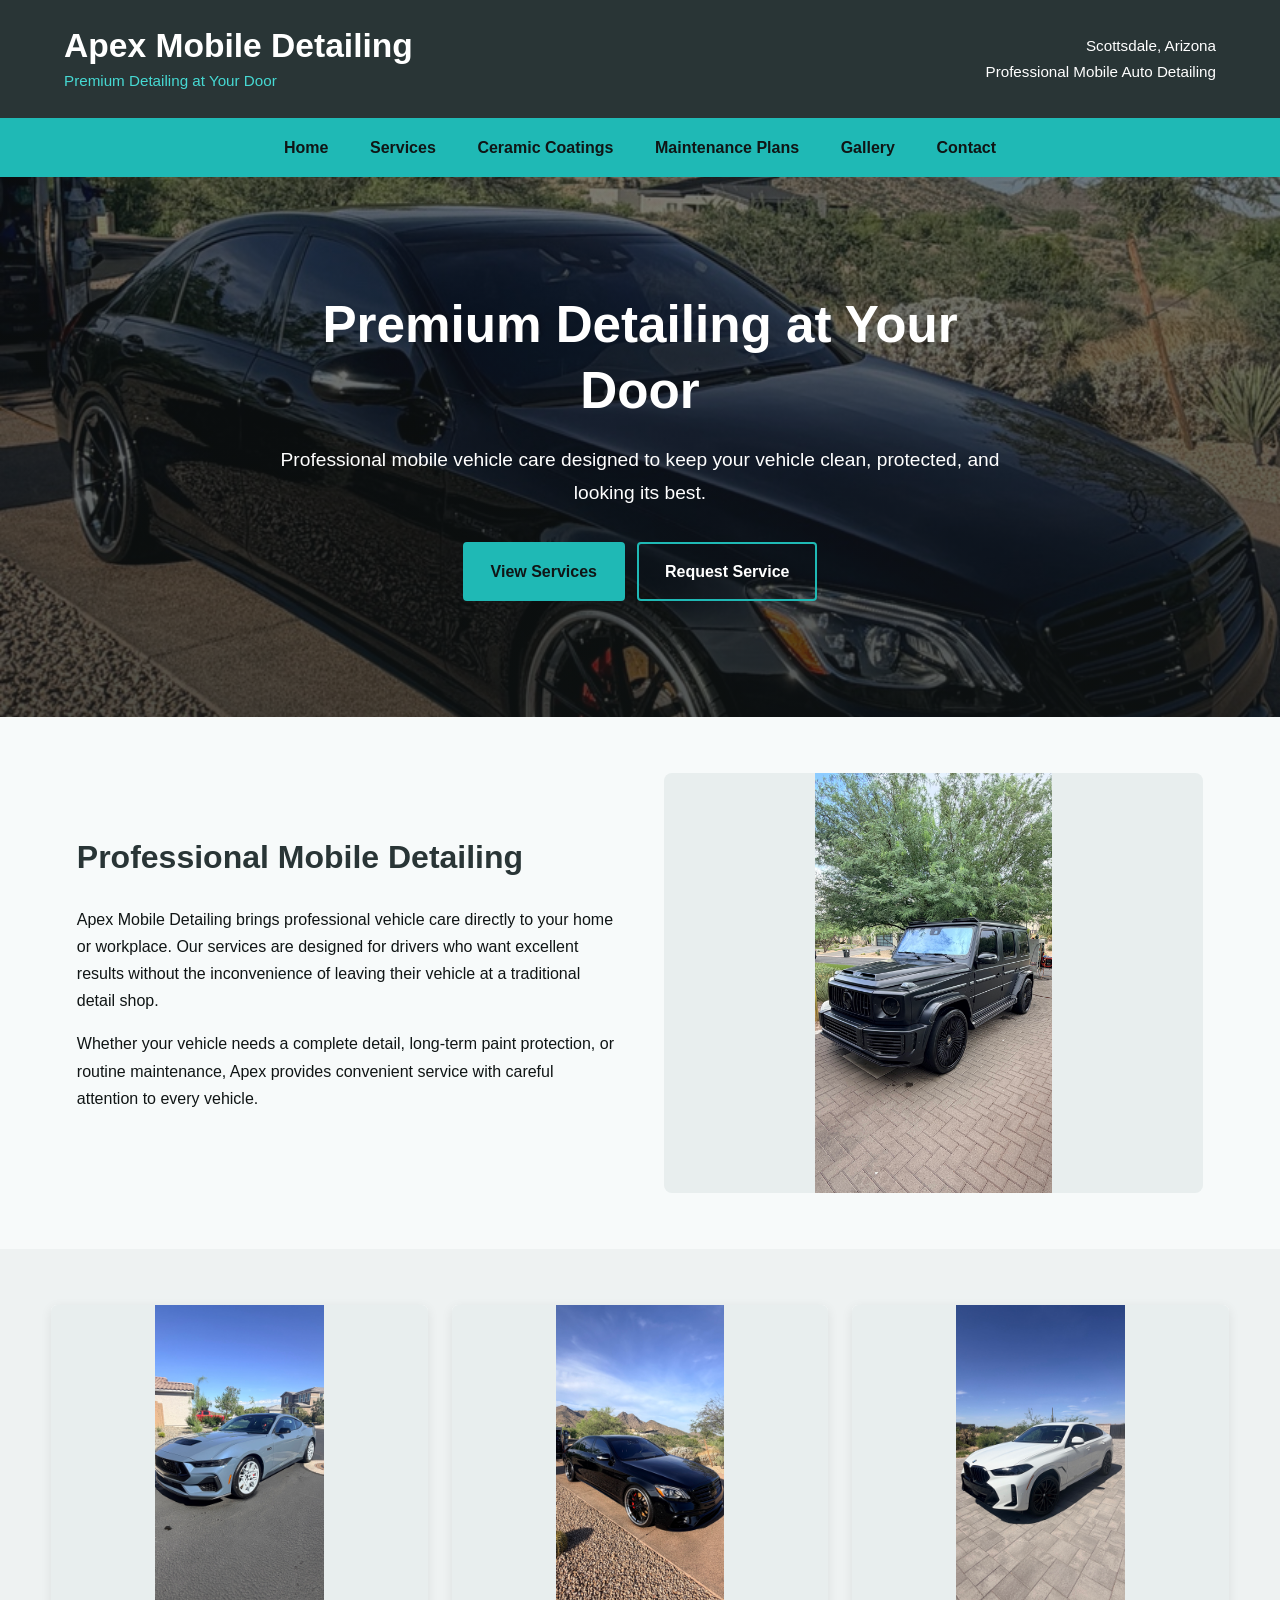
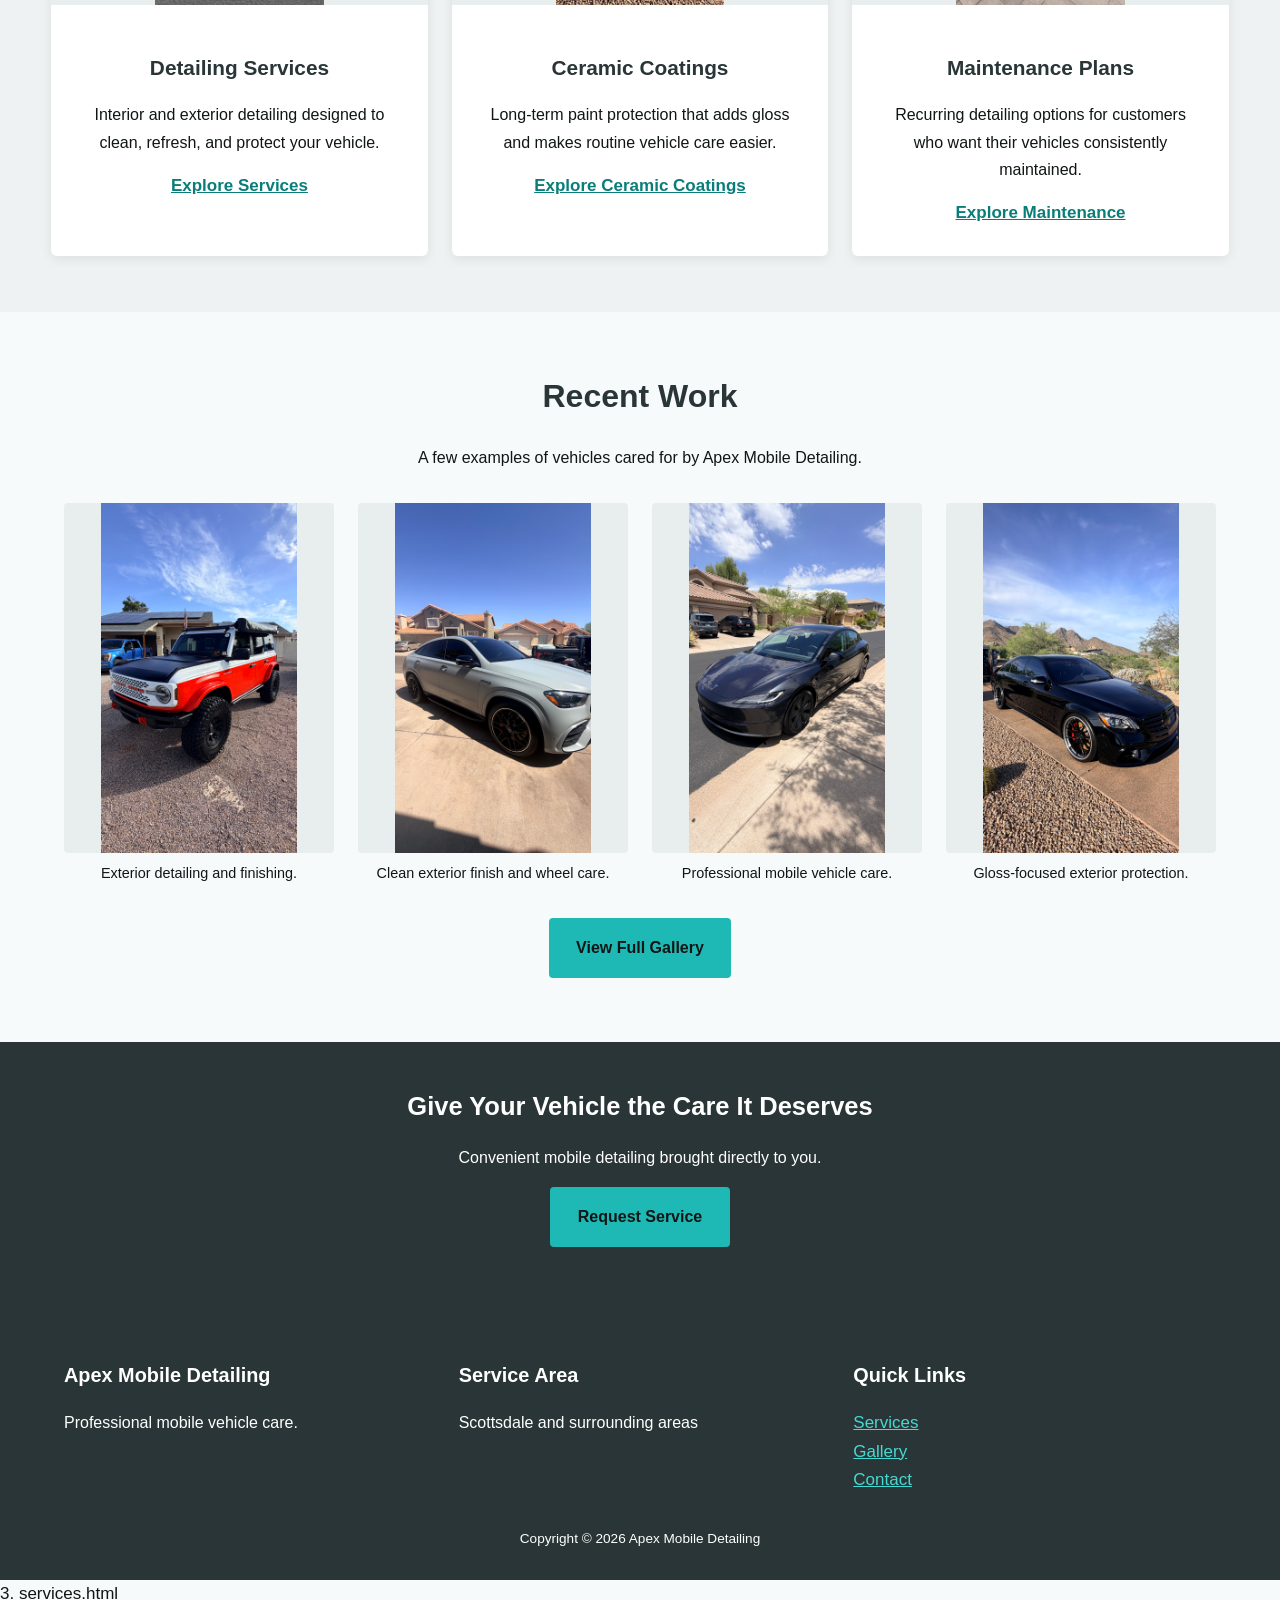
<file: index.html>
<!DOCTYPE html>
<html lang="en">

<head>
    
    <!-- Google Analytics -->
    <script async src="https://www.googletagmanager.com/gtag/js?id=G-RYT44JBV47"></script>
    <script>
        window.dataLayer = window.dataLayer || [];
        function gtag(){dataLayer.push(arguments);}
        gtag('js', new Date());
        gtag('config', 'G-RYT44JBV47');
    </script>

    <meta charset="UTF-8">
    <meta name="viewport" content="width=device-width, initial-scale=1.0">
    <meta name="description"
        content="Apex Mobile Detailing provides professional mobile vehicle detailing, ceramic coatings, and maintenance services.">
    <title>Apex Mobile Detailing | Home</title>
    <link rel="stylesheet" href="styles.css">
</head>

<body>

    <header>
        <div class="header-container">
            <div class="brand">
                <h1>Apex Mobile Detailing</h1>
                <p>Premium Detailing at Your Door</p>
            </div>

            <div class="header-contact">
                <p>Scottsdale, Arizona</p>
                <p>Professional Mobile Auto Detailing</p>
            </div>
        </div>
    </header>

    <nav aria-label="Main navigation">
        <ul>
            <li><a href="index.html">Home</a></li>
            <li><a href="services.html">Services</a></li>
            <li><a href="ceramic.html">Ceramic Coatings</a></li>
            <li><a href="maintenance.html">Maintenance Plans</a></li>
            <li><a href="gallery.html">Gallery</a></li>
            <li><a href="contact.html">Contact</a></li>
        </ul>
    </nav>

    <main>

        <section class="hero">
            <div class="hero-content">
                <h2>Premium Detailing at Your Door</h2>

                <p>
                    Professional mobile vehicle care designed to keep your
                    vehicle clean, protected, and looking its best.
                </p>

                <a class="button" href="services.html">View Services</a>
                <a class="button button-outline" href="contact.html">Request Service</a>
            </div>
        </section>

        <section class="intro">
            <div>
                <h2>Professional Mobile Detailing</h2>

                <p>
                    Apex Mobile Detailing brings professional vehicle care directly
                    to your home or workplace. Our services are designed for drivers
                    who want excellent results without the inconvenience of leaving
                    their vehicle at a traditional detail shop.
                </p>

                <p>
                    Whether your vehicle needs a complete detail, long-term paint
                    protection, or routine maintenance, Apex provides convenient
                    service with careful attention to every vehicle.
                </p>
            </div>

            <img class="feature-image" src="images/IMG_5856.jpeg" alt="Detailed black Mercedes G-Class parked outdoors">
        </section>

        <section class="services-preview">

            <article class="service-card">
                <img src="images/IMG_5807.jpeg" alt="Detailed gray Ford Mustang">

                <div class="card-content">
                    <h3>Detailing Services</h3>

                    <p>
                        Interior and exterior detailing designed to clean,
                        refresh, and protect your vehicle.
                    </p>

                    <a href="services.html">Explore Services</a>
                </div>
            </article>

            <article class="service-card">
                <img src="images/IMG_5369.jpeg" alt="Glossy black Mercedes sedan after detailing">

                <div class="card-content">
                    <h3>Ceramic Coatings</h3>

                    <p>
                        Long-term paint protection that adds gloss and makes
                        routine vehicle care easier.
                    </p>

                    <a href="ceramic.html">Explore Ceramic Coatings</a>
                </div>
            </article>

            <article class="service-card">
                <img src="images/IMG_5379.jpeg" alt="Detailed white BMW SUV">

                <div class="card-content">
                    <h3>Maintenance Plans</h3>

                    <p>
                        Recurring detailing options for customers who want
                        their vehicles consistently maintained.
                    </p>

                    <a href="maintenance.html">Explore Maintenance</a>
                </div>
            </article>

        </section>

        <section class="gallery-preview">
            <h2>Recent Work</h2>

            <p>
                A few examples of vehicles cared for by Apex Mobile Detailing.
            </p>

            <div class="gallery-grid">

                <figure>
                    <img src="images/IMG_5344.jpeg" alt="Detailed red and white Ford Bronco">
                    <figcaption>Exterior detailing and finishing.</figcaption>
                </figure>

                <figure>
                    <img src="images/IMG_5322.jpeg" alt="Detailed silver Mercedes SUV">
                    <figcaption>Clean exterior finish and wheel care.</figcaption>
                </figure>

                <figure>
                    <img src="images/IMG_5289.jpeg" alt="Detailed dark Tesla sedan">
                    <figcaption>Professional mobile vehicle care.</figcaption>
                </figure>

                <figure>
                    <img src="images/IMG_5369.jpeg" alt="Detailed black Mercedes sedan">
                    <figcaption>Gloss-focused exterior protection.</figcaption>
                    </div>
                    
                    <a class="button" href="gallery.html">View Full Gallery</a>
                    </section>
                    
                    <section class="callout">
                        <h2>Give Your Vehicle the Care It Deserves</h2>
                        <p>Convenient mobile detailing brought directly to you.</p>
                        <a class="button" href="contact.html">Request Service</a>
                    </section>
                    
                    </main>
                    
                    <footer>
                        <div class="footer-content">
                            <div>
                                <h3>Apex Mobile Detailing</h3>
                                <p>Professional mobile vehicle care.</p>
                            </div>
                    
                            <div>
                                <h3>Service Area</h3>
                                <p>Scottsdale and surrounding areas</p>
                            </div>
                    
                            <div>
                                <h3>Quick Links</h3>
                                <a href="services.html">Services</a><br>
                                <a href="gallery.html">Gallery</a><br>
                                <a href="contact.html">Contact</a>
                            </div>
                        </div>
                    
                        <p class="copyright">
                            Copyright &copy; 2026 Apex Mobile Detailing
                        </p>
                    </footer>
                    
                    </body>
                    
                    </html>
                    
                    3. services.html
</file>
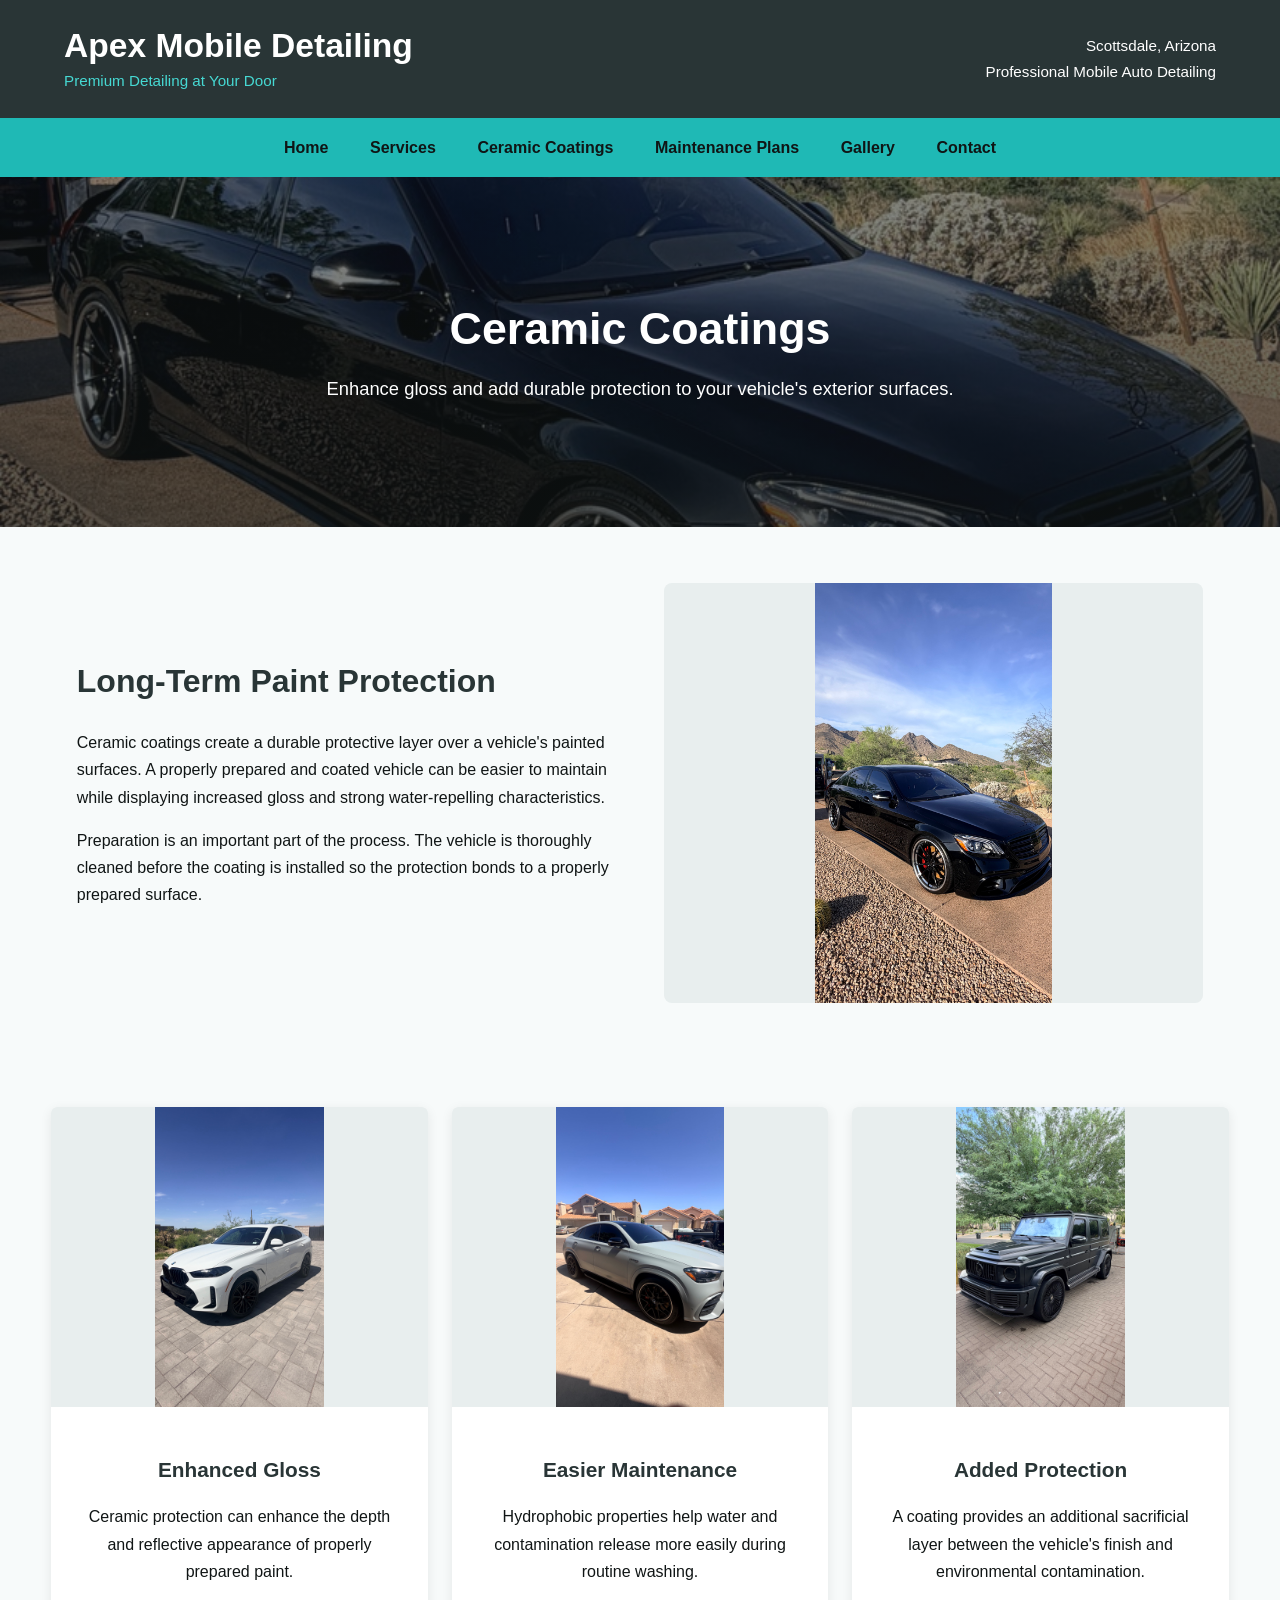
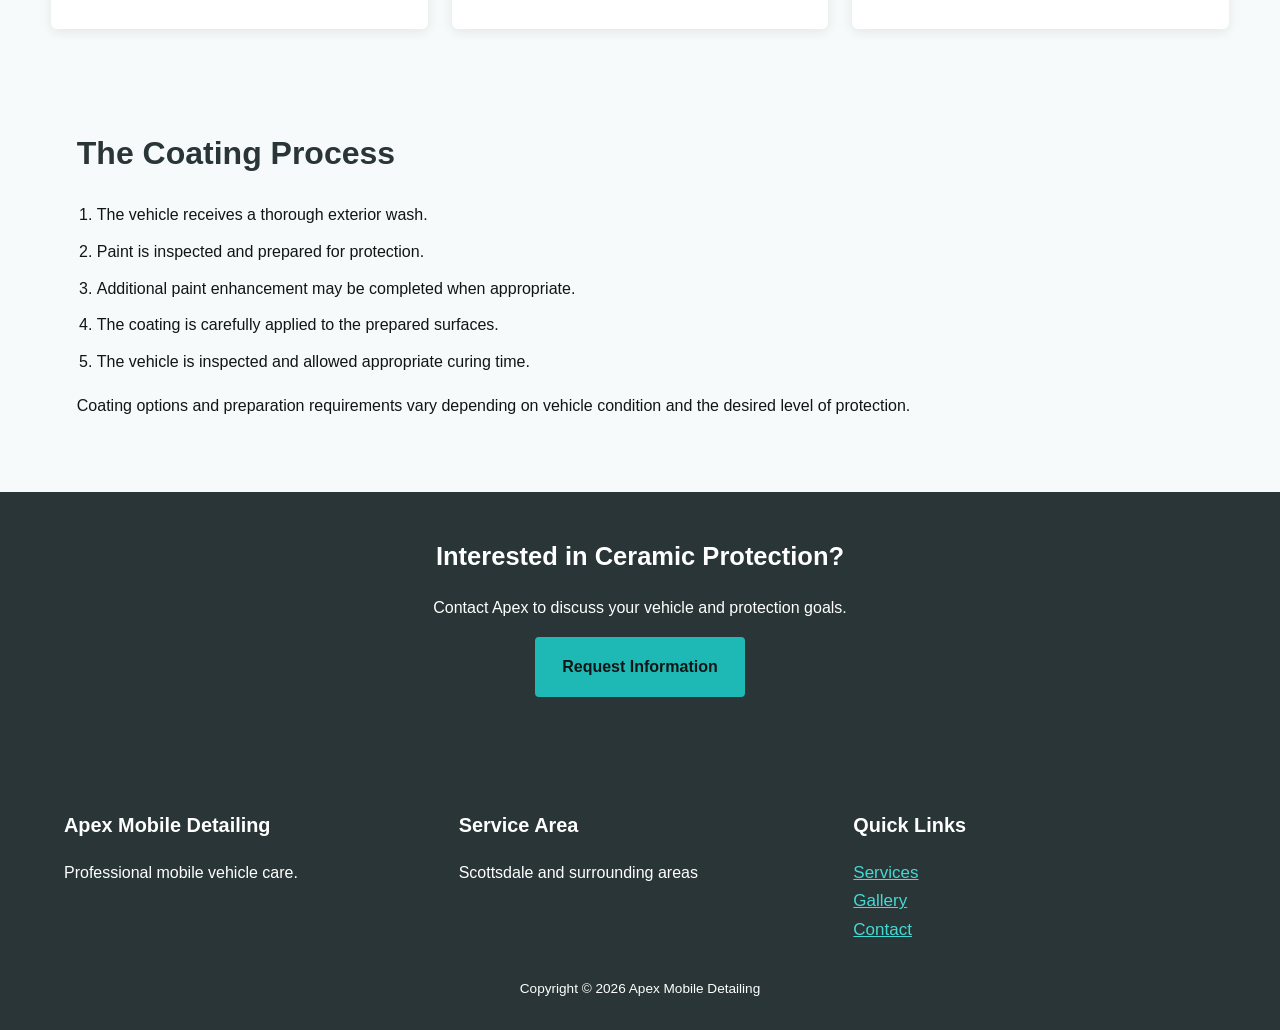
<file: ceramic.html>
<!DOCTYPE html>
<html lang="en">

<head>
    <!-- Google Analytics -->
    <script async src="https://www.googletagmanager.com/gtag/js?id=G-RYT44JBV47"></script>
    <script>
        window.dataLayer = window.dataLayer || [];
        function gtag(){dataLayer.push(arguments);}
        gtag('js', new Date());
        gtag('config', 'G-RYT44JBV47');
    </script>

    <meta charset="UTF-8">
    <meta name="viewport" content="width=device-width, initial-scale=1.0">

    <meta name="description"
      content="Learn about ceramic coating and paint protection services from Apex Mobile Detailing.">
    <title>Apex Mobile Detailing | Ceramic Coatings</title>
    <link rel="stylesheet" href="styles.css">
</head>

<body>

<header>
    <div class="header-container">
        <div class="brand">
            <h1>Apex Mobile Detailing</h1>
            <p>Premium Detailing at Your Door</p>
        </div>

        <div class="header-contact">
            <p>Scottsdale, Arizona</p>
            <p>Professional Mobile Auto Detailing</p>
        </div>
    </div>
</header>

<nav aria-label="Main navigation">
    <ul>
        <li><a href="index.html">Home</a></li>
        <li><a href="services.html">Services</a></li>
        <li><a href="ceramic.html">Ceramic Coatings</a></li>
        <li><a href="maintenance.html">Maintenance Plans</a></li>
        <li><a href="gallery.html">Gallery</a></li>
        <li><a href="contact.html">Contact</a></li>
    </ul>
</nav>

<main>

    <section class="page-hero ceramic-hero">
        <div>
            <h2>Ceramic Coatings</h2>
            <p>
                Enhance gloss and add durable protection to your vehicle's
                exterior surfaces.
            </p>
        </div>
    </section>

    <section class="split-section">
        <div>
            <h2>Long-Term Paint Protection</h2>

            <p>
                Ceramic coatings create a durable protective layer over a
                vehicle's painted surfaces. A properly prepared and coated
                vehicle can be easier to maintain while displaying increased
                gloss and strong water-repelling characteristics.
            </p>

            <p>
                Preparation is an important part of the process. The vehicle is
                thoroughly cleaned before the coating is installed so the
                protection bonds to a properly prepared surface.
            </p>
        </div>

        <img class="feature-image"
             src="images/IMG_5369.jpeg"
             alt="Glossy black Mercedes sedan after professional detailing">
    </section>

    <section class="card-grid">

        <article class="info-card">
            <img src="images/IMG_5379.jpeg"
                 alt="White BMW SUV with clean glossy paint">

            <div class="card-content">
                <h3>Enhanced Gloss</h3>
                <p>
                    Ceramic protection can enhance the depth and reflective
                    appearance of properly prepared paint.
                </p>
            </div>
        </article>

        <article class="info-card">
            <img src="images/IMG_5322.jpeg"
                 alt="Silver Mercedes SUV after exterior detailing">

            <div class="card-content">
                <h3>Easier Maintenance</h3>
                <p>
                    Hydrophobic properties help water and contamination release
                    more easily during routine washing.
                </p>
            </div>
        </article>

        <article class="info-card">
            <img src="images/IMG_5856.jpeg"
                 alt="Black Mercedes G-Class after detailing">

            <div class="card-content">
                <h3>Added Protection</h3>
                <p>
                    A coating provides an additional sacrificial layer between
                    the vehicle's finish and environmental contamination.
                </p>
            </div>
        </article>

    </section>

    <section class="content-section">
        <h2>The Coating Process</h2>

        <ol class="check-list">
            <li>The vehicle receives a thorough exterior wash.</li>
            <li>Paint is inspected and prepared for protection.</li>
            <li>Additional paint enhancement may be completed when appropriate.</li>
            <li>The coating is carefully applied to the prepared surfaces.</li>
            <li>The vehicle is inspected and allowed appropriate curing time.</li>
        </ol>

        <p>
            Coating options and preparation requirements vary depending on
            vehicle condition and the desired level of protection.
        </p>
    </section>

    <section class="callout">
        <h2>Interested in Ceramic Protection?</h2>
        <p>Contact Apex to discuss your vehicle and protection goals.</p>
        <a class="button" href="contact.html">Request Information</a>
    </section>

</main>

<footer>
    <div class="footer-content">
        <div>
            <h3>Apex Mobile Detailing</h3>
            <p>Professional mobile vehicle care.</p>
        </div>

        <div>
            <h3>Service Area</h3>
            <p>Scottsdale and surrounding areas</p>
        </div>

        <div>
            <h3>Quick Links</h3>
            <a href="services.html">Services</a><br>
            <a href="gallery.html">Gallery</a><br>
            <a href="contact.html">Contact</a>
        </div>
    </div>

    <p class="copyright">Copyright &copy; 2026 Apex Mobile Detailing</p>
</footer>

</body>
</html>
</file>
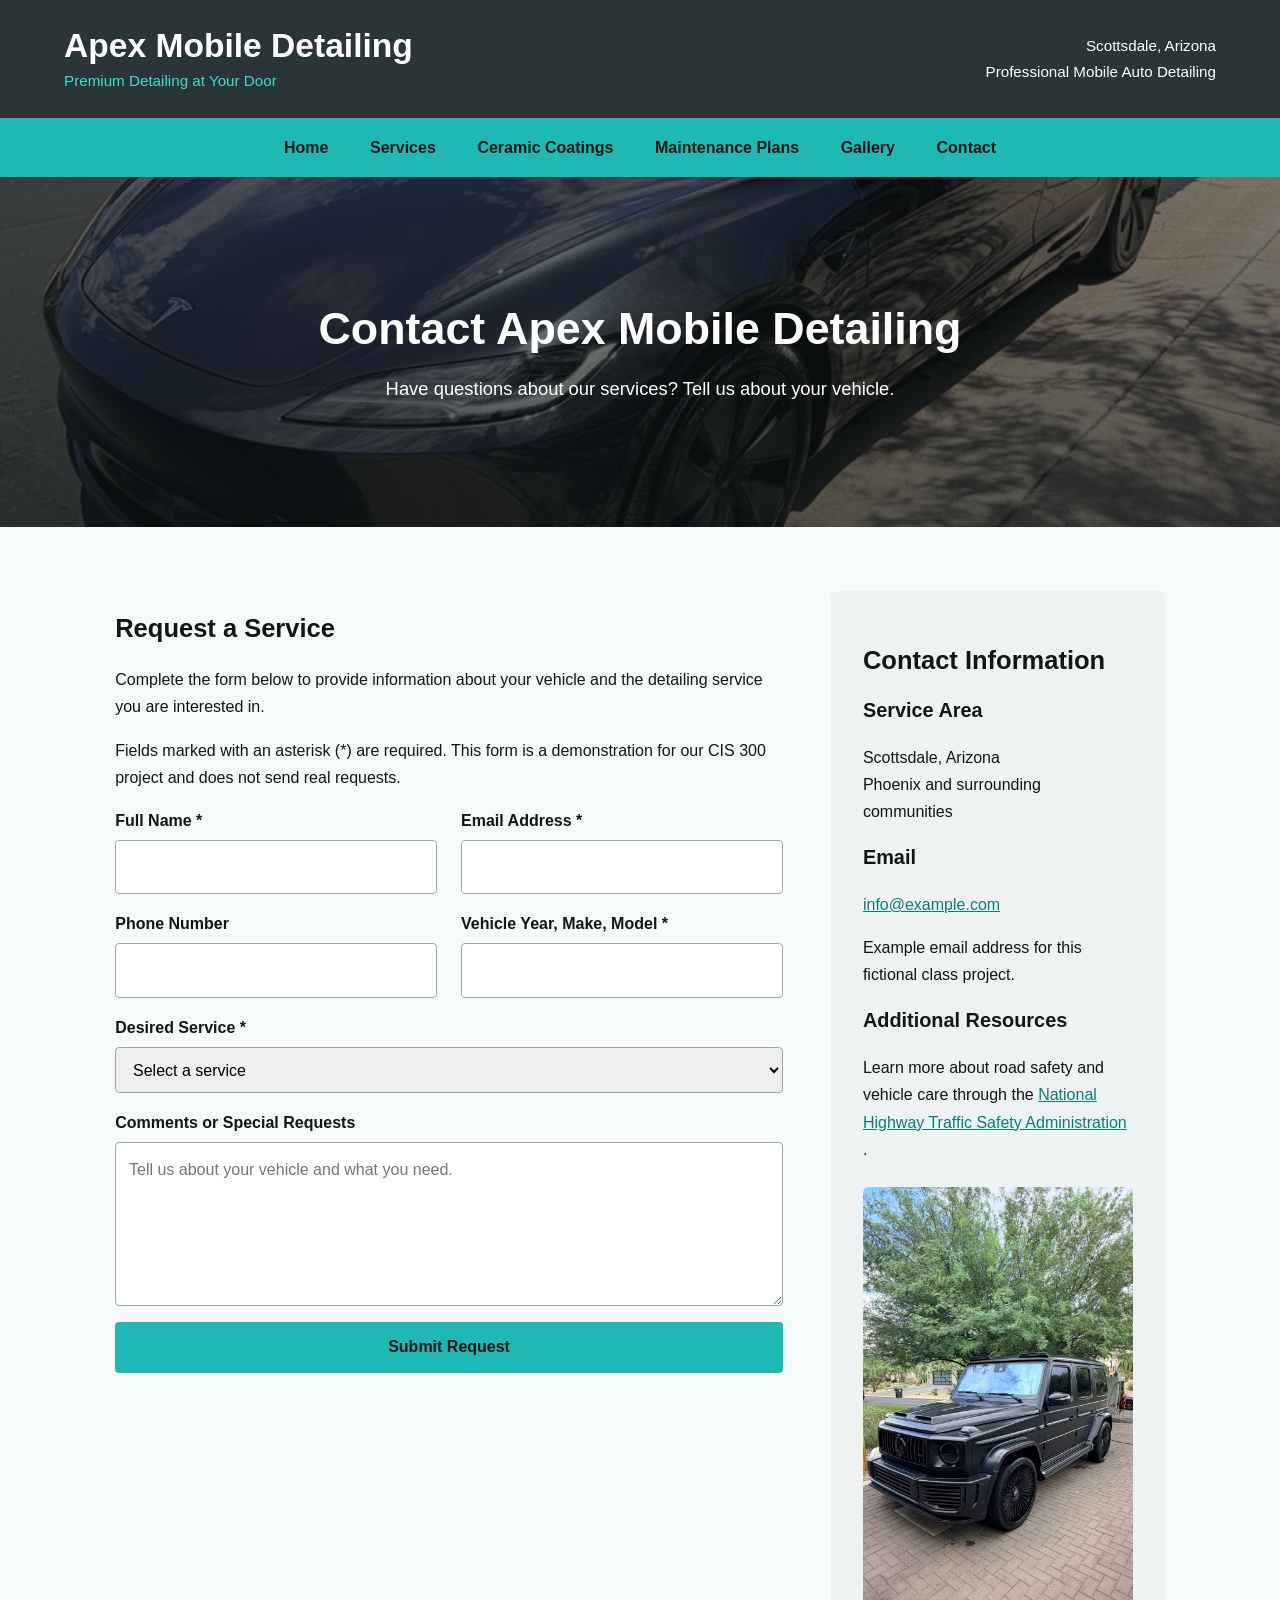
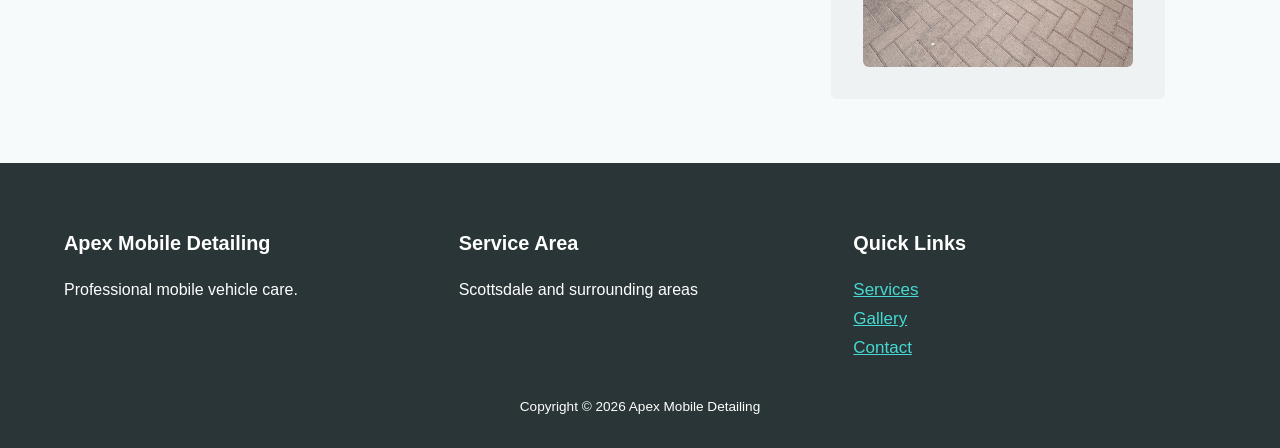
<file: contact.html>
<!DOCTYPE html>
<html lang="en">

<head>
    <!-- Google Analytics -->
    <script async src="https://www.googletagmanager.com/gtag/js?id=G-RYT44JBV47"></script>
    <script>
        window.dataLayer = window.dataLayer || [];
        function gtag(){dataLayer.push(arguments);}
        gtag('js', new Date());
        gtag('config', 'G-RYT44JBV47');
    </script>

    <meta charset="UTF-8">
    <meta name="viewport"
          content="width=device-width, initial-scale=1.0">
    <meta name="description"
          content="Contact Apex Mobile Detailing in Scottsdale, Arizona. Request mobile detailing, ceramic coatings, or maintenance services.">
    <meta name="keywords"
          content="mobile detailing, Scottsdale, auto detailing, ceramic coatings, vehicle maintenance, Apex Mobile Detailing">
    <title>Contact Us | Apex Mobile Detailing</title>
    <link rel="stylesheet" href="styles.css">
</head>

<body>
<header>
    <div class="header-container">
        <div class="brand">
            <h1>Apex Mobile Detailing</h1>
            <p>Premium Detailing at Your Door</p>
        </div>

        <div class="header-contact">
            <p>Scottsdale, Arizona</p>
            <p>Professional Mobile Auto Detailing</p>
        </div>
    </div>
</header>

<nav aria-label="Main navigation">
    <ul>
        <li><a href="index.html">Home</a></li>
        <li><a href="services.html">Services</a></li>
        <li><a href="ceramic.html">Ceramic Coatings</a></li>
        <li><a href="maintenance.html">Maintenance Plans</a></li>
        <li><a href="gallery.html">Gallery</a></li>
        <li><a href="contact.html">Contact</a></li>
    </ul>
</nav>

<main>

    <section class="page-hero contact-hero">
        <div>
            <h2>Contact Apex Mobile Detailing</h2>
            <p>
                Have questions about our services?
                Tell us about your vehicle.
            </p>
        </div>
    </section>

    <section class="contact-layout">

        <div>
            <h2>Request a Service</h2>

            <p>
                Complete the form below to provide information
                about your vehicle and the detailing service
                you are interested in.
            </p>

            <p>
                Fields marked with an asterisk (*) are required.
                This form is a demonstration for our CIS 300
                project and does not send real requests.
            </p>

            <form action="#" method="get">

                <div class="form-group">
                    <label for="fullName">Full Name *</label>
                    <input type="text"
                           id="fullName"
                           name="fullName"
                           required>
                </div>

                <div class="form-group">
                    <label for="email">Email Address *</label>
                    <input type="email"
                           id="email"
                           name="email"
                           required>
                </div>

                <div class="form-group">
                    <label for="phone">Phone Number</label>
                    <input type="tel"
                           id="phone"
                           name="phone">
                </div>

                <div class="form-group">
                    <label for="vehicle">Vehicle Year, Make, Model *</label>
                    <input type="text"
                           id="vehicle"
                           name="vehicle"
                           required>
                </div>

                <div class="form-group form-full">
                    <label for="service">Desired Service *</label>
                    <select id="service"
                            name="service"
                            required>
                        <option value="">Select a service</option>
                        <option value="detailing">Detailing Services</option>
                        <option value="ceramic">Ceramic Coatings</option>
                        <option value="maintenance">Maintenance Plans</option>
                    </select>
                </div>

                <div class="form-group form-full">
                    <label for="comments">Comments or Special Requests</label>
                    <textarea id="comments"
                              name="comments"
                              rows="5"
                              placeholder="Tell us about your vehicle and what you need."></textarea>
                </div>

                <div class="form-group form-full">
                    <button type="submit" class="button">
                        Submit Request
                    </button>
                </div>

            </form>
        </div>

        <aside class="contact-info">
            <h2>Contact Information</h2>

            <h3>Service Area</h3>
            <p>
                Scottsdale, Arizona<br>
                Phoenix and surrounding communities
            </p>

            <h3>Email</h3>
            <p>
                <a href="mailto:info@example.com">
                    info@example.com
                </a>
            </p>

            <p>
                Example email address for this fictional
                class project.
            </p>

            <h3>Additional Resources</h3>
            <p>
                Learn more about road safety and vehicle
                care through the
                <a href="https://www.nhtsa.gov/"
                   target="_blank"
                   rel="noopener noreferrer">
                    National Highway Traffic Safety Administration
                </a>.
            </p>

            <img src="images/IMG_5856.jpeg"
                 alt="Detailed black Mercedes G-Class"
                 width="400"
                 loading="lazy">
        </aside>

    </section>

</main>

<footer>
    <div class="footer-content">
        <div>
            <h3>Apex Mobile Detailing</h3>
            <p>Professional mobile vehicle care.</p>
        </div>

        <div>
            <h3>Service Area</h3>
            <p>Scottsdale and surrounding areas</p>
        </div>

        <div>
            <h3>Quick Links</h3>
            <a href="services.html">Services</a><br>
            <a href="gallery.html">Gallery</a><br>
            <a href="contact.html">Contact</a>
        </div>
    </div>

    <p class="copyright">
        Copyright &copy; 2026 Apex Mobile Detailing
    </p>
</footer>

</body>
</html>
</file>
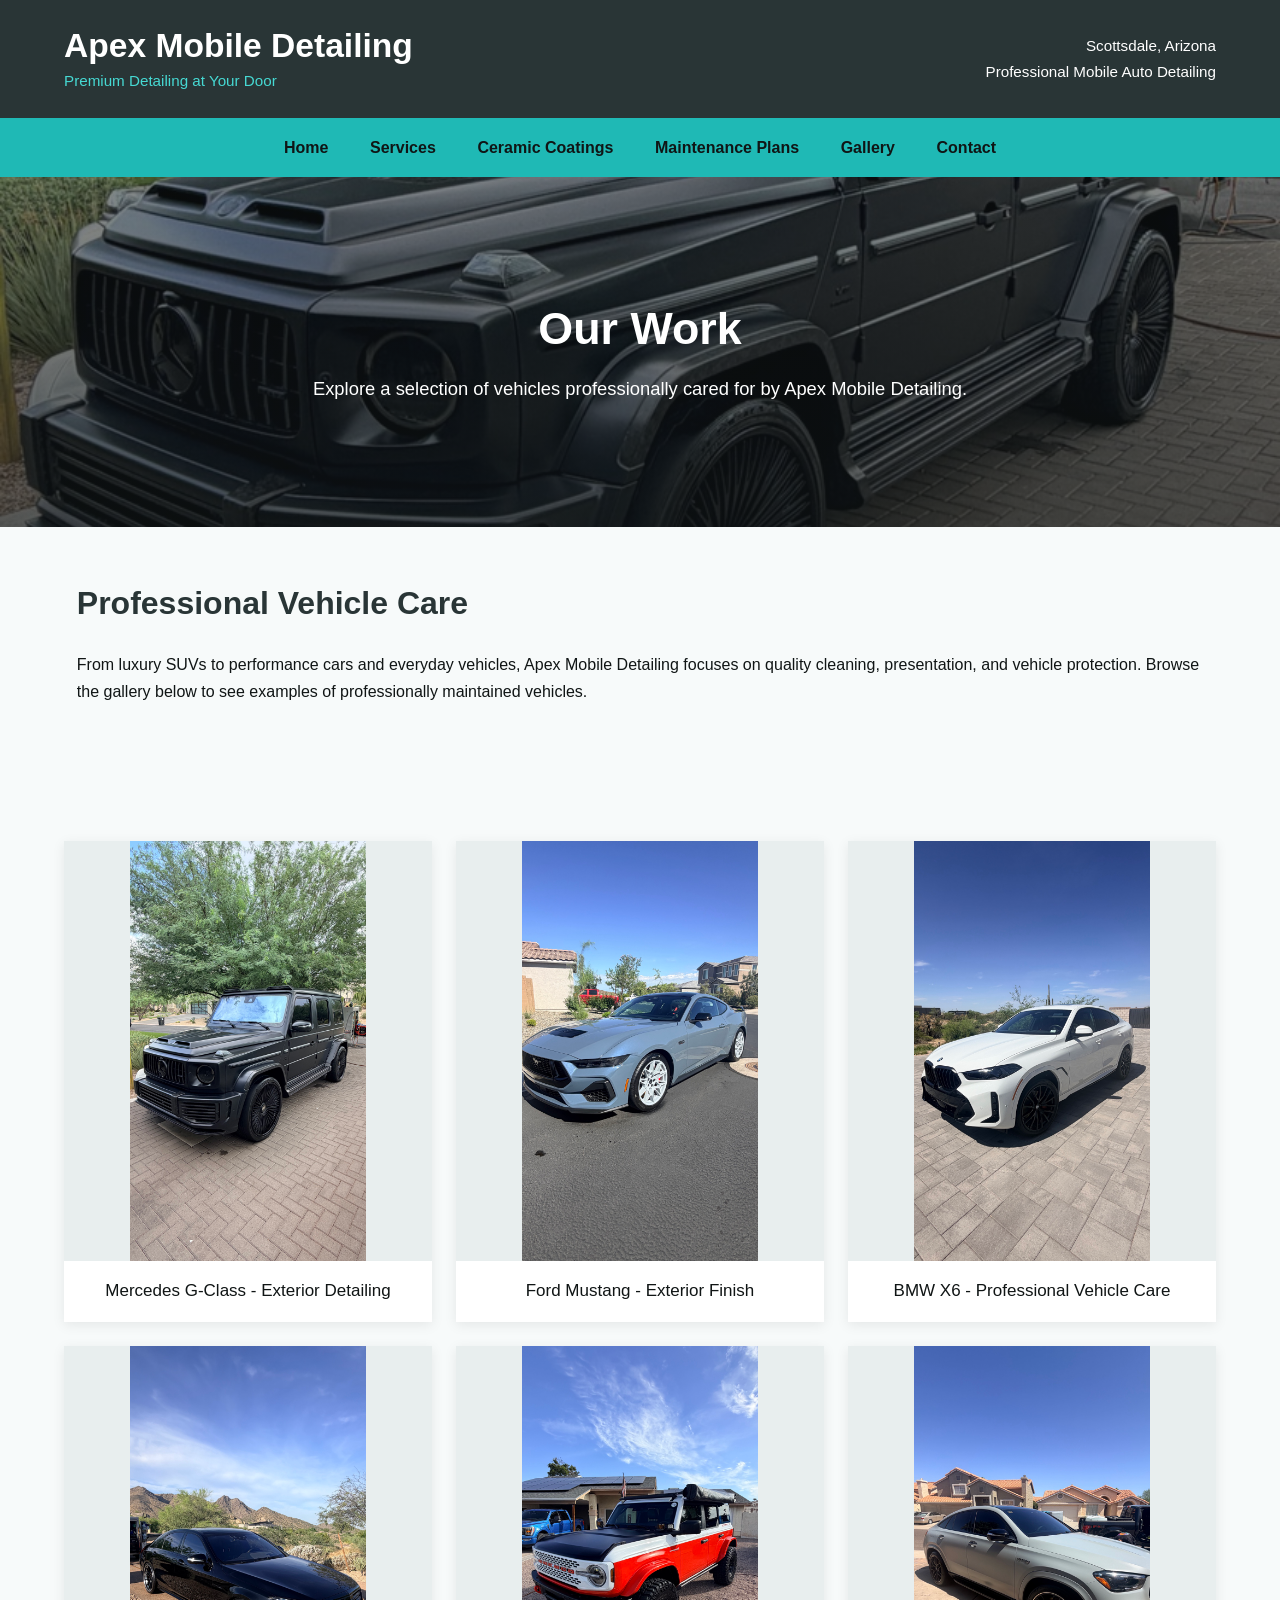
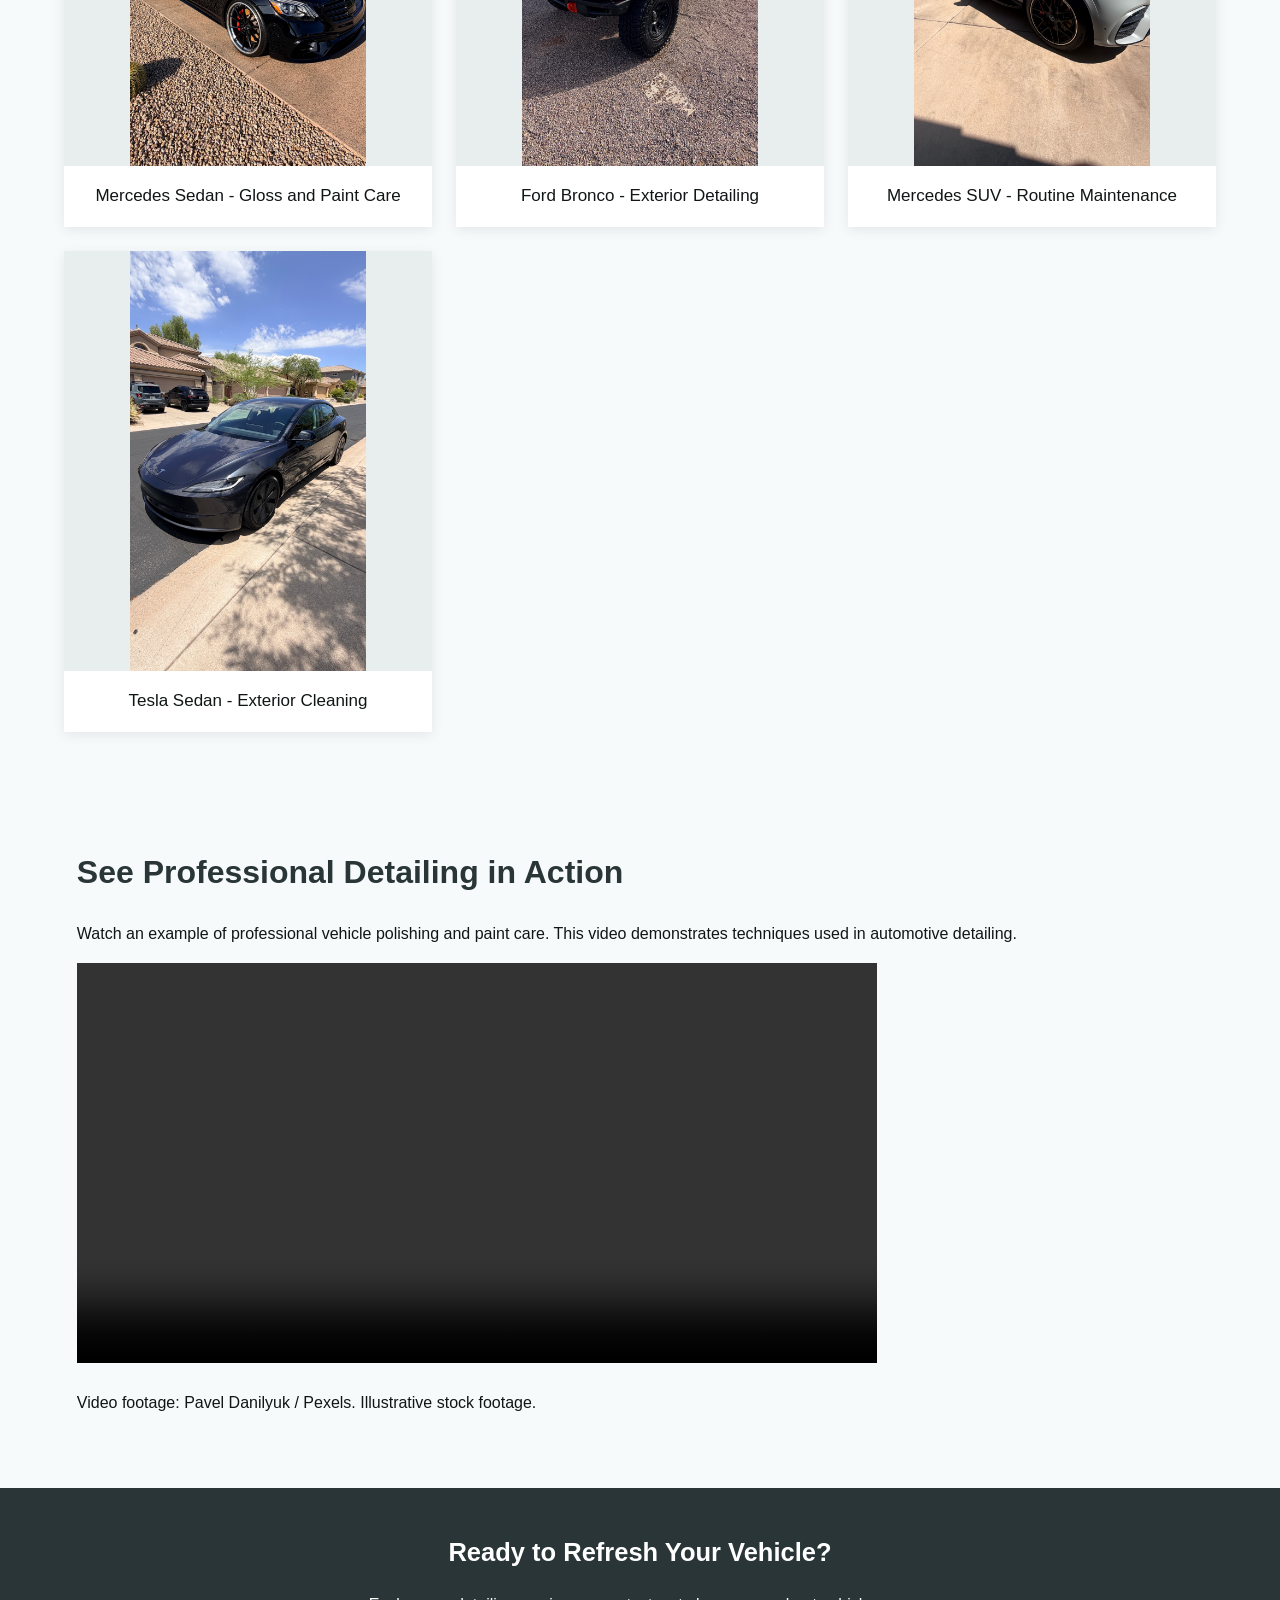
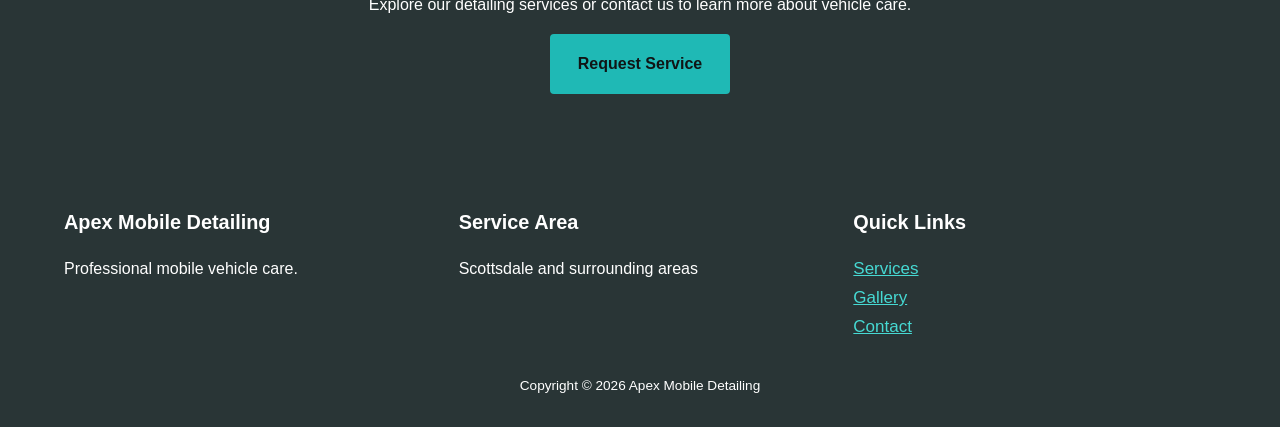
<file: gallery.html>
<!DOCTYPE html>
<html lang="en">

<head>
    
    <!-- Google Analytics -->
    <script async src="https://www.googletagmanager.com/gtag/js?id=G-RYT44JBV47"></script>
    <script>
        window.dataLayer = window.dataLayer || [];
        function gtag(){dataLayer.push(arguments);}
        gtag('js', new Date());
        gtag('config', 'G-RYT44JBV47');
    </script>

    <meta charset="UTF-8">
    <meta name="viewport"
          content="width=device-width, initial-scale=1.0">
    <meta name="description"
          content="Explore the Apex Mobile Detailing photo gallery featuring professional vehicle detailing, exterior cleaning, and paint protection in Scottsdale, Arizona.">
    <meta name="keywords"
          content="mobile detailing, car gallery, Scottsdale, ceramic coatings, vehicle detailing">
    <title>Gallery | Apex Mobile Detailing</title>
    <link rel="stylesheet" href="styles.css">
</head>

<body>

<header>
    <div class="header-container">
        <div class="brand">
            <h1>Apex Mobile Detailing</h1>
            <p>Premium Detailing at Your Door</p>
        </div>

        <div class="header-contact">
            <p>Scottsdale, Arizona</p>
            <p>Professional Mobile Auto Detailing</p>
        </div>
    </div>
</header>

<nav aria-label="Main navigation">
    <ul>
        <li><a href="index.html">Home</a></li>
        <li><a href="services.html">Services</a></li>
        <li><a href="ceramic.html">Ceramic Coatings</a></li>
        <li><a href="maintenance.html">Maintenance Plans</a></li>
        <li><a href="gallery.html">Gallery</a></li>
        <li><a href="contact.html">Contact</a></li>
    </ul>
</nav>

<main>

    <section class="page-hero gallery-hero">
        <div>
            <h2>Our Work</h2>
            <p>
                Explore a selection of vehicles professionally
                cared for by Apex Mobile Detailing.
            </p>
        </div>
    </section>

    <section class="content-section">
        <h2>Professional Vehicle Care</h2>
        <p>
            From luxury SUVs to performance cars and everyday
            vehicles, Apex Mobile Detailing focuses on quality
            cleaning, presentation, and vehicle protection.
            Browse the gallery below to see examples of
            professionally maintained vehicles.
        </p>
    </section>

    <section class="full-gallery">

        <figure>
            <img src="images/IMG_5856.jpeg"
                 alt="Detailed black Mercedes G-Class"
                 loading="lazy">
            <figcaption>
                Mercedes G-Class - Exterior Detailing
            </figcaption>
        </figure>

        <figure>
            <img src="images/IMG_5807.jpeg"
                 alt="Detailed gray Ford Mustang"
                 loading="lazy">
            <figcaption>
                Ford Mustang - Exterior Finish
            </figcaption>
        </figure>

        <figure>
            <img src="images/IMG_5379.jpeg"
                 alt="Detailed white BMW X6"
                 loading="lazy">
            <figcaption>
                BMW X6 - Professional Vehicle Care
            </figcaption>
        </figure>

        <figure>
            <img src="images/IMG_5369.jpeg"
                 alt="Glossy black Mercedes sedan"
                 loading="lazy">
            <figcaption>
                Mercedes Sedan - Gloss and Paint Care
            </figcaption>
        </figure>

        <figure>
            <img src="images/IMG_5344.jpeg"
                 alt="Red and white Ford Bronco"
                 loading="lazy">
            <figcaption>
                Ford Bronco - Exterior Detailing
            </figcaption>
        </figure>

        <figure>
            <img src="images/IMG_5322.jpeg"
                 alt="Silver Mercedes SUV"
                 loading="lazy">
            <figcaption>
                Mercedes SUV - Routine Maintenance
            </figcaption>
        </figure>

        <figure>
            <img src="images/IMG_5289.jpeg"
                 alt="Dark Tesla sedan"
                 loading="lazy">
            <figcaption>
                Tesla Sedan - Exterior Cleaning
            </figcaption>
        </figure>

    </section>

    <section class="content-section">
        <h2>See Professional Detailing in Action</h2>

        <p>
            Watch an example of professional vehicle polishing
            and paint care. This video demonstrates techniques
            used in automotive detailing.
        </p>

        <video controls preload="metadata"
               width="800"
               style="max-width: 100%; height: auto;">
            <source src="videos/detailing-video.mp4"
                    type="video/mp4">
            Your browser does not support HTML5 video.
        </video>

        <p>
            Video footage: Pavel Danilyuk / Pexels.
            Illustrative stock footage.
        </p>
    </section>

    <section class="callout">
        <h2>Ready to Refresh Your Vehicle?</h2>
        <p>
            Explore our detailing services or contact us
            to learn more about vehicle care.
        </p>
        <a class="button" href="contact.html">
            Request Service
        </a>
    </section>

</main>

<footer>
    <div class="footer-content">
        <div>
            <h3>Apex Mobile Detailing</h3>
            <p>Professional mobile vehicle care.</p>
        </div>

        <div>
            <h3>Service Area</h3>
            <p>Scottsdale and surrounding areas</p>
        </div>

        <div>
            <h3>Quick Links</h3>
            <a href="services.html">Services</a><br>
            <a href="gallery.html">Gallery</a><br>
            <a href="contact.html">Contact</a>
        </div>
    </div>

    <p class="copyright">
        Copyright &copy; 2026 Apex Mobile Detailing
    </p>
</footer>

</body>
</html>
</file>
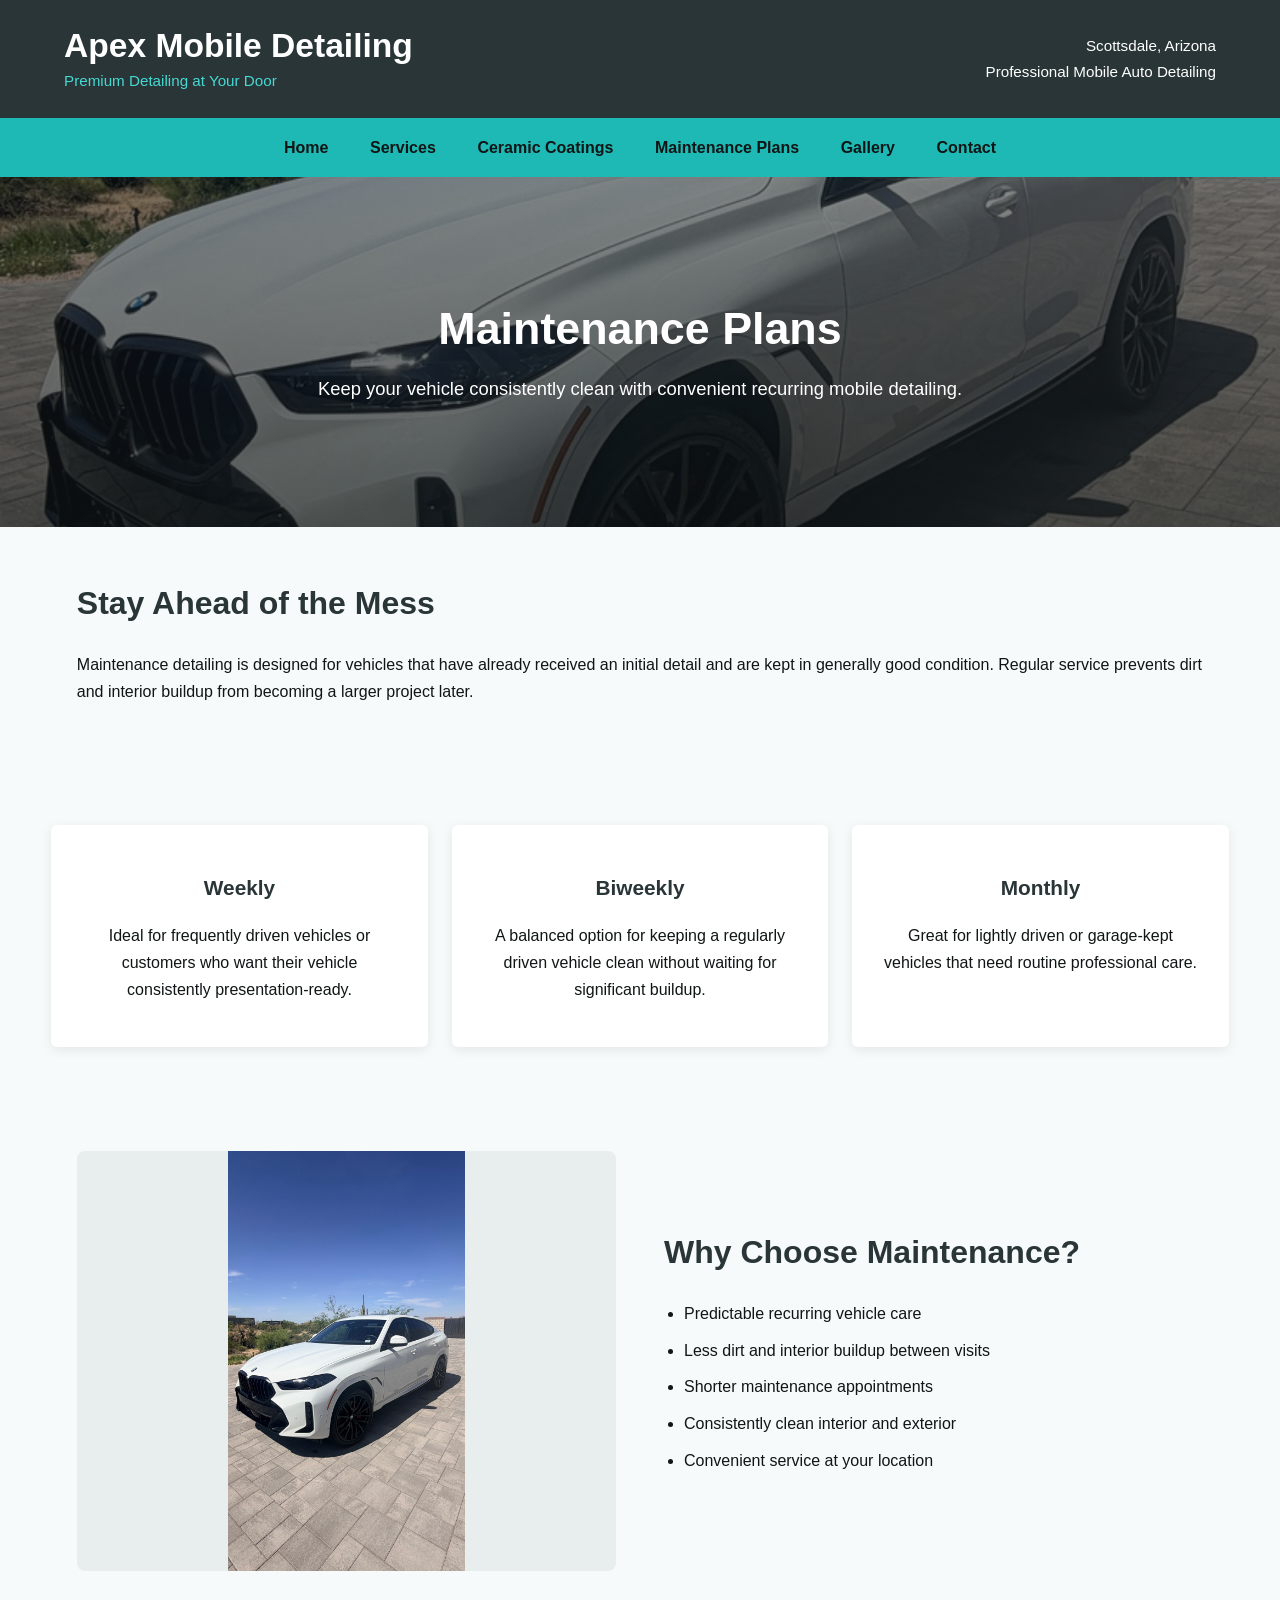
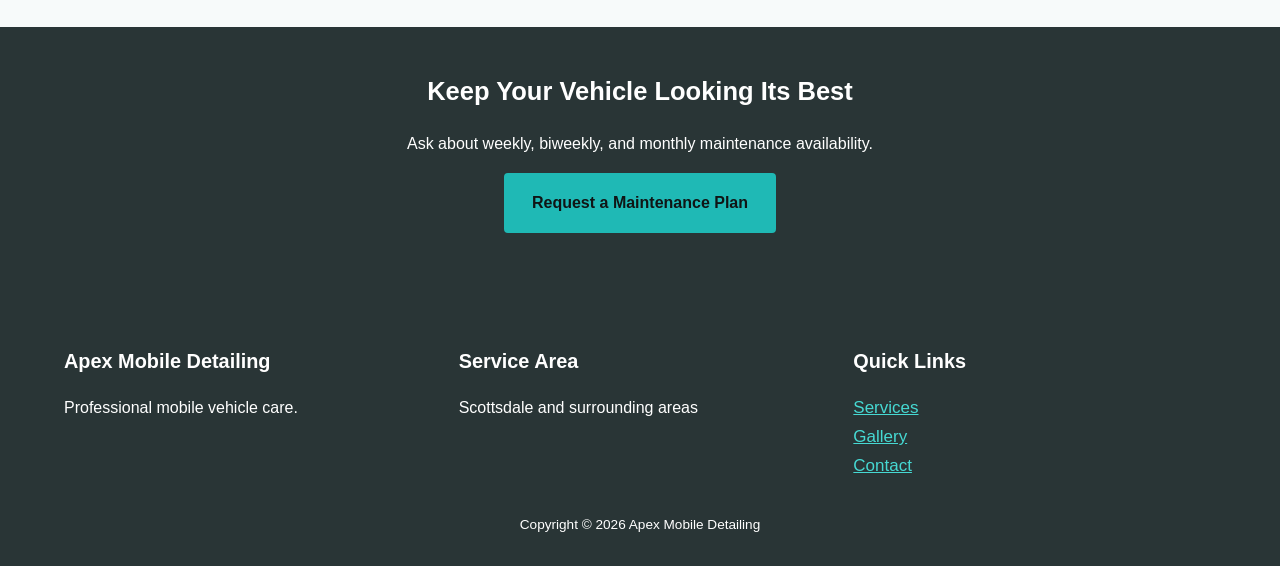
<file: maintenance.html>
<!DOCTYPE html>
<html lang="en">

<head>
    
    <!-- Google Analytics -->
    <script async src="https://www.googletagmanager.com/gtag/js?id=G-RYT44JBV47"></script>
    <script>
        window.dataLayer = window.dataLayer || [];
        function gtag(){dataLayer.push(arguments);}
        gtag('js', new Date());
        gtag('config', 'G-RYT44JBV47');
    </script>

    <meta charset="UTF-8">
    <meta name="viewport" content="width=device-width, initial-scale=1.0">
    <meta name="description"
          content="Recurring vehicle maintenance detailing plans from Apex Mobile Detailing.">
    <title>Apex Mobile Detailing | Maintenance Plans</title>
    <link rel="stylesheet" href="styles.css">
</head>

<body>

<header>
    <div class="header-container">
        <div class="brand">
            <h1>Apex Mobile Detailing</h1>
            <p>Premium Detailing at Your Door</p>
        </div>

        <div class="header-contact">
            <p>Scottsdale, Arizona</p>
            <p>Professional Mobile Auto Detailing</p>
        </div>
    </div>
</header>

<nav aria-label="Main navigation">
    <ul>
        <li><a href="index.html">Home</a></li>
        <li><a href="services.html">Services</a></li>
        <li><a href="ceramic.html">Ceramic Coatings</a></li>
        <li><a href="maintenance.html">Maintenance Plans</a></li>
        <li><a href="gallery.html">Gallery</a></li>
        <li><a href="contact.html">Contact</a></li>
    </ul>
</nav>

<main>

    <section class="page-hero maintenance-hero">
        <div>
            <h2>Maintenance Plans</h2>
            <p>
                Keep your vehicle consistently clean with convenient recurring
                mobile detailing.
            </p>
        </div>
    </section>

    <section class="content-section">
        <h2>Stay Ahead of the Mess</h2>

        <p>
            Maintenance detailing is designed for vehicles that have already
            received an initial detail and are kept in generally good condition.
            Regular service prevents dirt and interior buildup from becoming a
            larger project later.
        </p>
    </section>

    <section class="card-grid">

        <article class="info-card">
            <div class="card-content">
                <h3>Weekly</h3>
                <p>
                    Ideal for frequently driven vehicles or customers who want
                    their vehicle consistently presentation-ready.
                </p>
            </div>
        </article>

        <article class="info-card">
            <div class="card-content">
                <h3>Biweekly</h3>
                <p>
                    A balanced option for keeping a regularly driven vehicle
                    clean without waiting for significant buildup.
                </p>
            </div>
        </article>

        <article class="info-card">
            <div class="card-content">
                <h3>Monthly</h3>
                <p>
                    Great for lightly driven or garage-kept vehicles that need
                    routine professional care.
                </p>
            </div>
        </article>

    </section>

    <section class="split-section">
        <img class="feature-image"
             src="images/IMG_5379.jpeg"
             alt="Clean white BMW SUV">

        <div>
            <h2>Why Choose Maintenance?</h2>

            <ul class="check-list">
                <li>Predictable recurring vehicle care</li>
                <li>Less dirt and interior buildup between visits</li>
                <li>Shorter maintenance appointments</li>
                <li>Consistently clean interior and exterior</li>
                <li>Convenient service at your location</li>
            </ul>
        </div>
    </section>

    <section class="callout">
        <h2>Keep Your Vehicle Looking Its Best</h2>
        <p>Ask about weekly, biweekly, and monthly maintenance availability.</p>
        <a class="button" href="contact.html">Request a Maintenance Plan</a>
    </section>

</main>

<footer>
    <div class="footer-content">
        <div>
            <h3>Apex Mobile Detailing</h3>
            <p>Professional mobile vehicle care.</p>
        </div>

        <div>
            <h3>Service Area</h3>
            <p>Scottsdale and surrounding areas</p>
        </div>

        <div>
            <h3>Quick Links</h3>
            <a href="services.html">Services</a><br>
            <a href="gallery.html">Gallery</a><br>
            <a href="contact.html">Contact</a>
        </div>
    </div>

    <p class="copyright">Copyright &copy; 2026 Apex Mobile Detailing</p>
</footer>

</body>
</html>
</file>
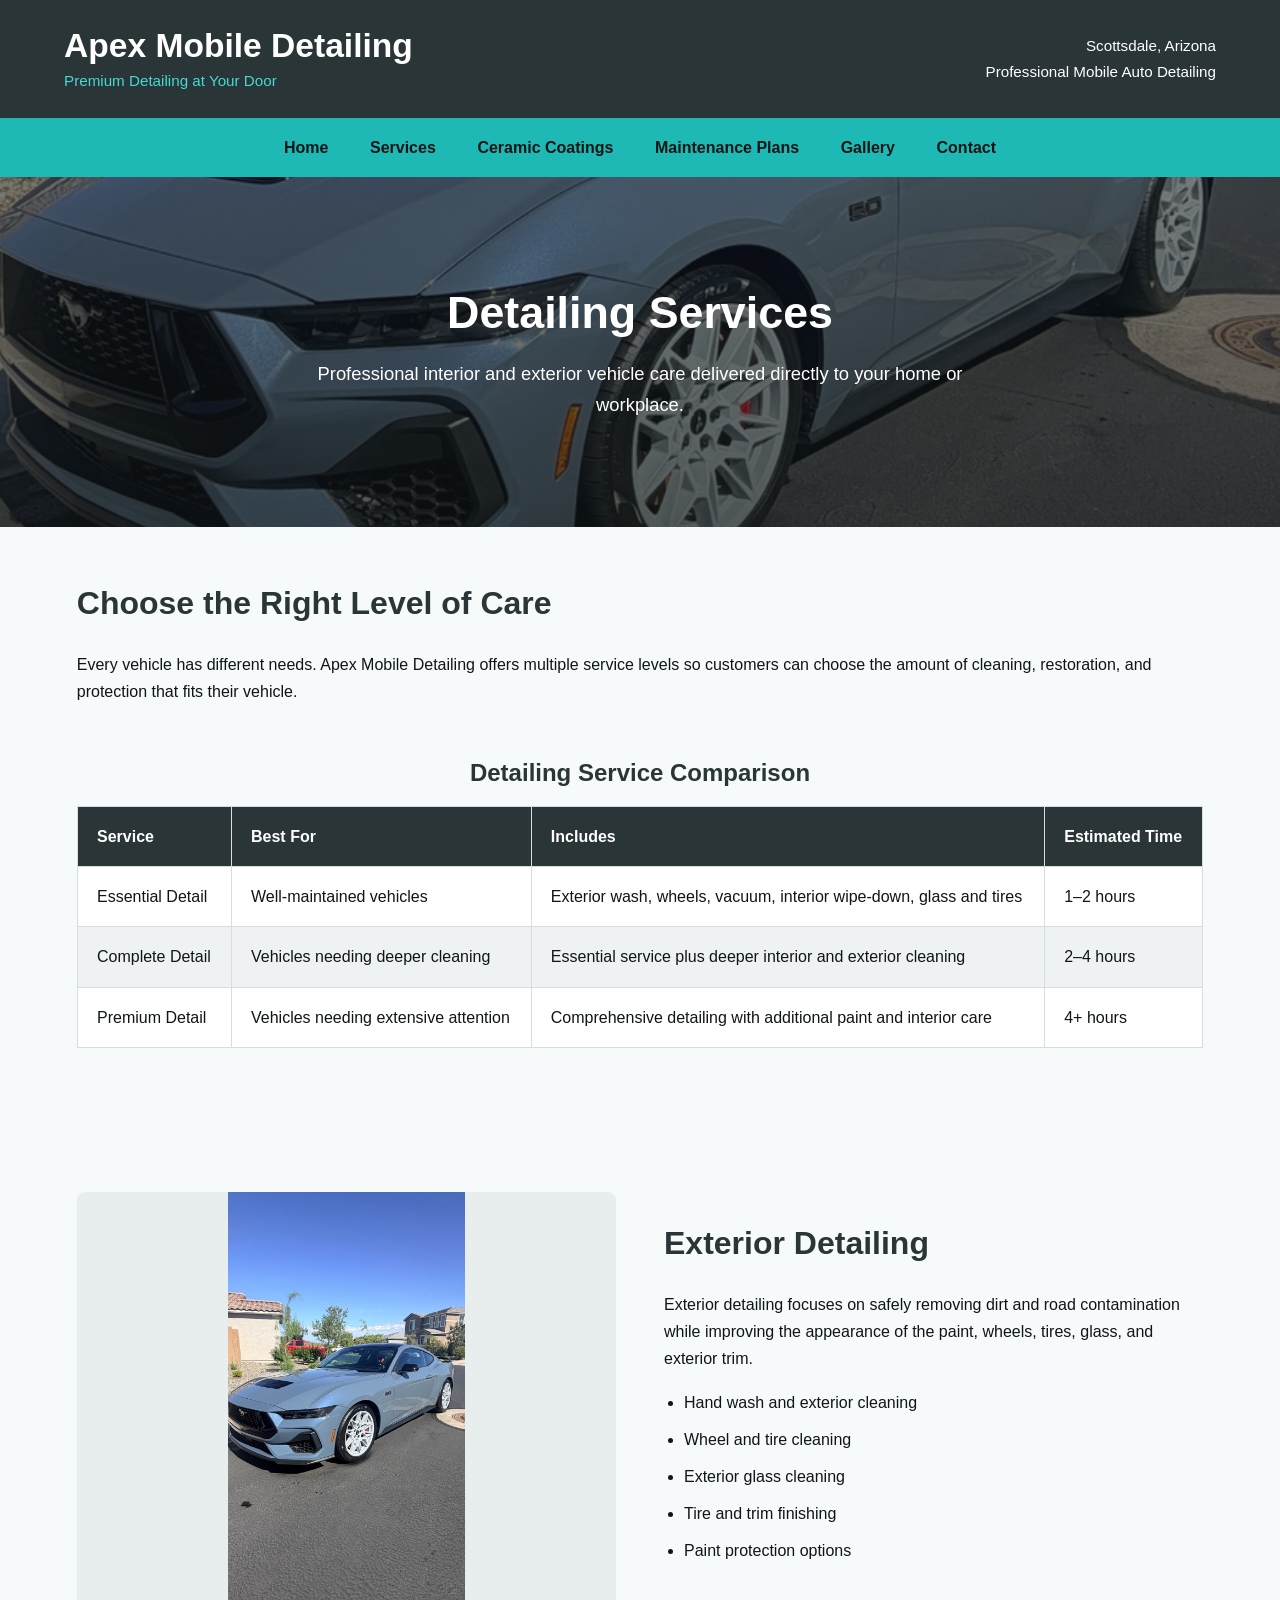
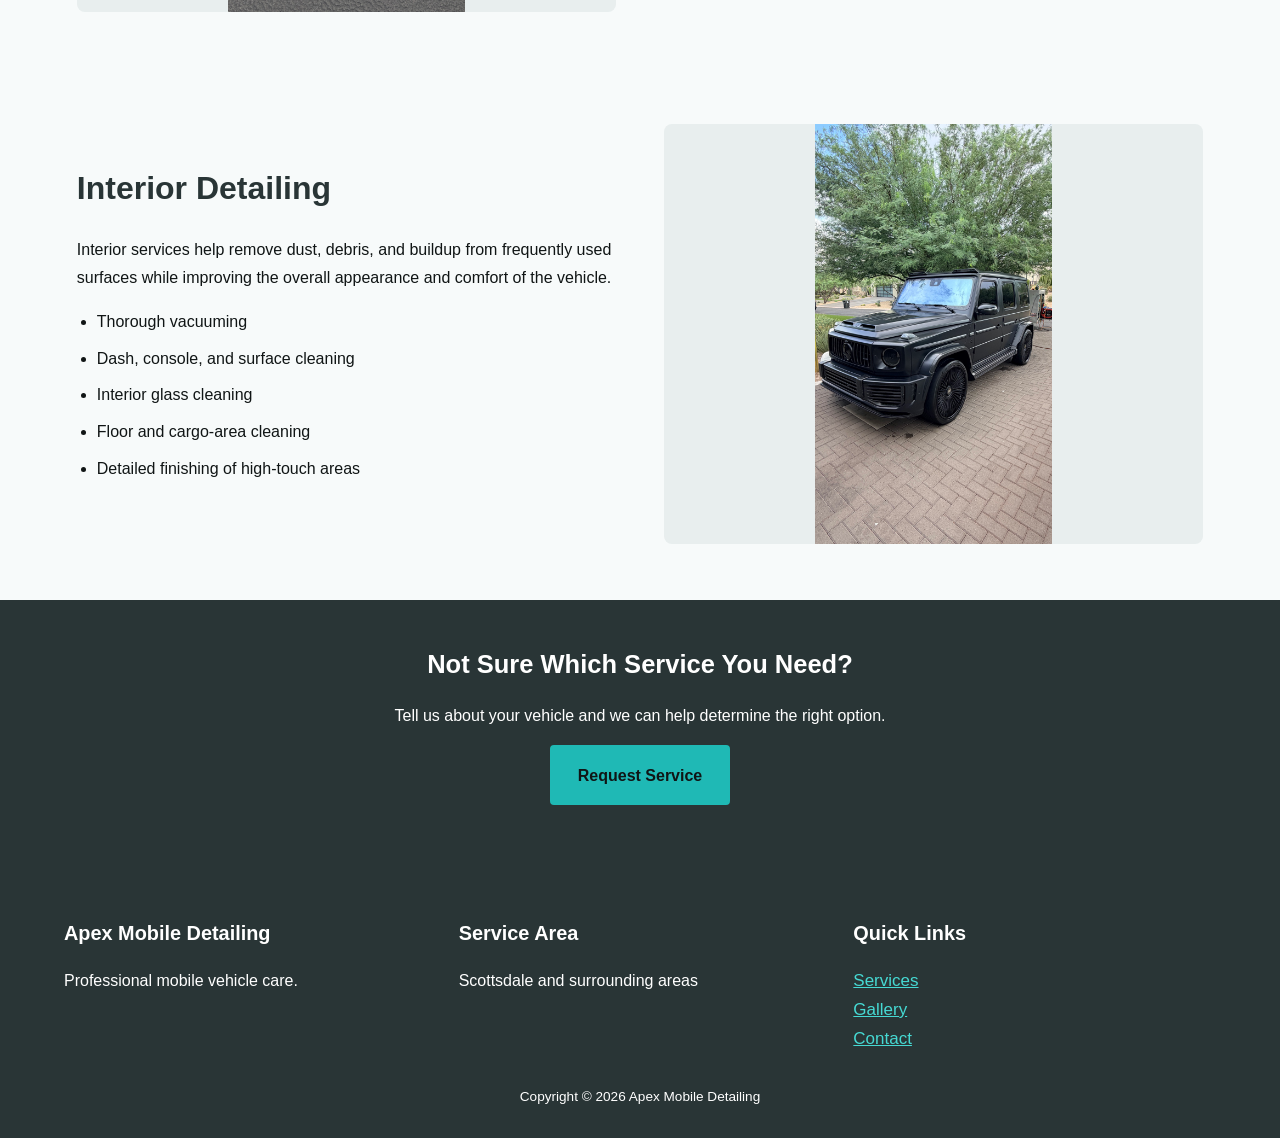
<file: services.html>
<!DOCTYPE html>
<html lang="en">

<head>
    
    <!-- Google Analytics -->
    <script async src="https://www.googletagmanager.com/gtag/js?id=G-RYT44JBV47"></script>
    <script>
        window.dataLayer = window.dataLayer || [];
        function gtag(){dataLayer.push(arguments);}
        gtag('js', new Date());
        gtag('config', 'G-RYT44JBV47');
    </script>

    <meta charset="UTF-8">
    <meta name="viewport" content="width=device-width, initial-scale=1.0">
    <meta name="description"
          content="Explore professional mobile detailing services from Apex Mobile Detailing.">
    <title>Apex Mobile Detailing | Services</title>
    <link rel="stylesheet" href="styles.css">
</head>

<body>

<header>
    <div class="header-container">
        <div class="brand">
            <h1>Apex Mobile Detailing</h1>
            <p>Premium Detailing at Your Door</p>
        </div>

        <div class="header-contact">
            <p>Scottsdale, Arizona</p>
            <p>Professional Mobile Auto Detailing</p>
        </div>
    </div>
</header>

<nav aria-label="Main navigation">
    <ul>
        <li><a href="index.html">Home</a></li>
        <li><a href="services.html">Services</a></li>
        <li><a href="ceramic.html">Ceramic Coatings</a></li>
        <li><a href="maintenance.html">Maintenance Plans</a></li>
        <li><a href="gallery.html">Gallery</a></li>
        <li><a href="contact.html">Contact</a></li>
    </ul>
</nav>

<main>

    <section class="page-hero services-hero">
        <div>
            <h2>Detailing Services</h2>
            <p>
                Professional interior and exterior vehicle care delivered
                directly to your home or workplace.
            </p>
        </div>
    </section>

    <section class="content-section">
        <h2>Choose the Right Level of Care</h2>

        <p>
            Every vehicle has different needs. Apex Mobile Detailing offers
            multiple service levels so customers can choose the amount of
            cleaning, restoration, and protection that fits their vehicle.
        </p>

        <div class="table-container">
            <table>
                <caption>Detailing Service Comparison</caption>

                <thead>
                    <tr>
                        <th>Service</th>
                        <th>Best For</th>
                        <th>Includes</th>
                        <th>Estimated Time</th>
                    </tr>
                </thead>

                <tbody>
                    <tr>
                        <td>Essential Detail</td>
                        <td>Well-maintained vehicles</td>
                        <td>Exterior wash, wheels, vacuum, interior wipe-down, glass and tires</td>
                        <td>1–2 hours</td>
                    </tr>

                    <tr>
                        <td>Complete Detail</td>
                        <td>Vehicles needing deeper cleaning</td>
                        <td>Essential service plus deeper interior and exterior cleaning</td>
                        <td>2–4 hours</td>
                    </tr>

                    <tr>
                        <td>Premium Detail</td>
                        <td>Vehicles needing extensive attention</td>
                        <td>Comprehensive detailing with additional paint and interior care</td>
                        <td>4+ hours</td>
                    </tr>
                </tbody>
            </table>
        </div>
    </section>

    <section class="split-section">
        <img class="feature-image"
             src="images/IMG_5807.jpeg"
             alt="Detailed gray Ford Mustang">

        <div>
            <h2>Exterior Detailing</h2>

            <p>
                Exterior detailing focuses on safely removing dirt and road
                contamination while improving the appearance of the paint,
                wheels, tires, glass, and exterior trim.
            </p>

            <ul class="check-list">
                <li>Hand wash and exterior cleaning</li>
                <li>Wheel and tire cleaning</li>
                <li>Exterior glass cleaning</li>
                <li>Tire and trim finishing</li>
                <li>Paint protection options</li>
            </ul>
        </div>
    </section>

    <section class="split-section">
        <div>
            <h2>Interior Detailing</h2>

            <p>
                Interior services help remove dust, debris, and buildup from
                frequently used surfaces while improving the overall appearance
                and comfort of the vehicle.
            </p>

            <ul class="check-list">
                <li>Thorough vacuuming</li>
                <li>Dash, console, and surface cleaning</li>
                <li>Interior glass cleaning</li>
                <li>Floor and cargo-area cleaning</li>
                <li>Detailed finishing of high-touch areas</li>
            </ul>
        </div>

        <img class="feature-image"
             src="images/IMG_5856.jpeg"
             alt="Detailed black Mercedes G-Class">
    </section>

    <section class="callout">
        <h2>Not Sure Which Service You Need?</h2>
        <p>
            Tell us about your vehicle and we can help determine the right option.
        </p>
        <a class="button" href="contact.html">Request Service</a>
    </section>

</main>

<footer>
    <div class="footer-content">
        <div>
            <h3>Apex Mobile Detailing</h3>
            <p>Professional mobile vehicle care.</p>
        </div>

        <div>
            <h3>Service Area</h3>
            <p>Scottsdale and surrounding areas</p>
        </div>

        <div>
            <h3>Quick Links</h3>
            <a href="services.html">Services</a><br>
            <a href="gallery.html">Gallery</a><br>
            <a href="contact.html">Contact</a>
        </div>
    </div>

    <p class="copyright">Copyright &copy; 2026 Apex Mobile Detailing</p>
</footer>

</body>
</html>
</file>
<file: styles.css>
:root {
    --text: #101515;
    --background: #f7fafa;
    --primary: #1fb9b5;
    --secondary: #293536;
    --accent: #46d9d3;
    --light-gray: #eef2f2;
    --medium-gray: #d7dddd;
    --white: #ffffff;
}

* {
    box-sizing: border-box;
}

html {
    scroll-behavior: smooth;
}

body {
    margin: 0;
    background-color: var(--background);
    color: var(--text);
    font-family: Arial, Helvetica, sans-serif;
    line-height: 1.6;
}

img {
    display: block;
    max-width: 100%;
}

header {
    background-color: var(--secondary);
    color: var(--white);
    padding: 1.25rem 5%;
}

.header-container {
    max-width: 1200px;
    margin: auto;
    display: flex;
    justify-content: space-between;
    align-items: center;
}

.brand h1 {
    margin: 0;
    font-size: 2rem;
}

.brand p {
    margin: 0;
    color: var(--accent);
}

.header-contact {
    text-align: right;
}

.header-contact p {
    margin: 0;
}

nav {
    background-color: var(--primary);
}

nav ul {
    max-width: 1200px;
    margin: auto;
    padding: 0;
    list-style-type: none;
    display: flex;
    justify-content: center;
    flex-wrap: wrap;
}

nav a {
    display: block;
    padding: 1rem 1.25rem;
    color: var(--text);
    font-weight: bold;
    text-decoration: none;
    transition: background-color 0.3s ease;
}

nav a:hover,
nav a:focus {
    background-color: var(--secondary);
    color: var(--white);
}

.hero {
    min-height: 520px;
    padding: 4rem 5%;
    display: flex;
    align-items: center;
    justify-content: center;
    background-image:
        linear-gradient(rgba(16, 21, 21, 0.55), rgba(16, 21, 21, 0.72)),
        url("images/IMG_5369.jpeg");
    background-position: center;
    background-size: cover;
    color: var(--white);
    text-align: center;
}

.hero-content {
    max-width: 760px;
}

.hero h2 {
    margin: 0 0 1rem;
    font-size: 3rem;
}

.hero p {
    margin-bottom: 2rem;
    font-size: 1.2rem;
}

.button {
    display: inline-block;
    padding: 0.85rem 1.5rem;
    border: 2px solid var(--primary);
    border-radius: 4px;
    background-color: var(--primary);
    color: var(--text);
    font-weight: bold;
    text-decoration: none;
    transition: 0.3s ease;
}

.button:hover,
.button:focus {
    background-color: var(--accent);
    border-color: var(--accent);
}

.button-outline {
    margin-left: 0.5rem;
    background-color: transparent;
    color: var(--white);
}

.button-outline:hover {
    color: var(--text);
}

.intro,
.content-section,
.split-section {
    max-width: 1200px;
    margin: auto;
    padding: 4rem 5%;
}

.intro,
.split-section {
    display: grid;
    grid-template-columns: 1fr 1fr;
    gap: 3rem;
    align-items: center;
}

.intro h2,
.content-section h2,
.split-section h2,
.gallery-preview h2 {
    color: var(--secondary);
    font-size: 2rem;
}

.feature-image {
    width: 100%;
    height: 400px;
    border-radius: 6px;
    object-fit: cover;
}

.services-preview,
.card-grid {
    padding: 4rem 5%;
    display: grid;
    grid-template-columns: repeat(3, 1fr);
    gap: 2rem;
    background-color: var(--light-gray);
}

.card-grid {
    max-width: 1200px;
    margin: auto;
    background-color: transparent;
}

.service-card,
.info-card {
    overflow: hidden;
    background-color: var(--white);
    border-radius: 6px;
    box-shadow: 0 3px 12px rgba(0, 0, 0, 0.08);
}

.service-card img,
.info-card img {
    width: 100%;
    height: 260px;
    object-fit: cover;
}

.card-content {
    padding: 1.5rem;
    text-align: center;
}

.card-content h3 {
    color: var(--secondary);
}

.card-content a {
    color: #087d79;
    font-weight: bold;
}

.page-hero {
    min-height: 340px;
    padding: 4rem 5%;
    display: flex;
    align-items: center;
    justify-content: center;
    background-position: center;
    background-size: cover;
    color: var(--white);
    text-align: center;
}

.page-hero h2 {
    margin: 0;
    font-size: 3rem;
}

.page-hero p {
    max-width: 700px;
    margin: 1rem auto 0;
    font-size: 1.15rem;
}

.services-hero {
    background-image:
        linear-gradient(rgba(16, 21, 21, 0.55), rgba(16, 21, 21, 0.7)),
        url("images/IMG_5807.jpeg");
}

.ceramic-hero {
    background-image:
        linear-gradient(rgba(16, 21, 21, 0.5), rgba(16, 21, 21, 0.7)),
        url("images/IMG_5369.jpeg");
}

.maintenance-hero {
    background-image:
        linear-gradient(rgba(16, 21, 21, 0.5), rgba(16, 21, 21, 0.7)),
        url("images/IMG_5379.jpeg");
}

.gallery-hero {
    background-image:
        linear-gradient(rgba(16, 21, 21, 0.5), rgba(16, 21, 21, 0.7)),
        url("images/IMG_5856.jpeg");
}

.contact-hero {
    background-image:
        linear-gradient(rgba(16, 21, 21, 0.55), rgba(16, 21, 21, 0.72)),
        url("images/IMG_5289.jpeg");
}

.check-list {
    padding-left: 1.25rem;
}

.check-list li {
    margin-bottom: 0.6rem;
}

.table-container {
    overflow-x: auto;
}

table {
    width: 100%;
    margin: 2rem 0;
    border-collapse: collapse;
    background-color: var(--white);
}

caption {
    margin-bottom: 0.75rem;
    color: var(--secondary);
    font-size: 1.4rem;
    font-weight: bold;
}

th,
td {
    padding: 1rem;
    border: 1px solid var(--medium-gray);
    text-align: left;
}

th {
    background-color: var(--secondary);
    color: var(--white);
}

tr:nth-child(even) {
    background-color: var(--light-gray);
}

.callout {
    padding: 3rem 5%;
    background-color: var(--secondary);
    color: var(--white);
    text-align: center;
}

.callout h2 {
    margin-top: 0;
}

.gallery-preview {
    padding: 4rem 5%;
    text-align: center;
}

.gallery-grid {
    max-width: 1200px;
    margin: 2rem auto;
    display: grid;
    grid-template-columns: repeat(4, 1fr);
    gap: 1rem;
}

.gallery-grid figure {
    margin: 0;
}

.gallery-grid img {
    width: 100%;
    height: 320px;
    border-radius: 4px;
    object-fit: cover;
}

.gallery-grid figcaption {
    padding-top: 0.5rem;
    font-size: 0.9rem;
}

.full-gallery {
    max-width: 1200px;
    margin: auto;
    padding: 4rem 5%;
    display: grid;
    grid-template-columns: repeat(3, 1fr);
    gap: 1.5rem;
}

.full-gallery figure {
    margin: 0;
    padding-bottom: 1rem;
    background-color: var(--white);
    box-shadow: 0 3px 12px rgba(0, 0, 0, 0.08);
}

.full-gallery img {
    width: 100%;
    height: 400px;
    object-fit: cover;
}

.full-gallery figcaption {
    padding: 1rem 1rem 0;
    text-align: center;
}

.contact-layout {
    max-width: 1100px;
    margin: auto;
    padding: 4rem 5%;
    display: grid;
    grid-template-columns: 2fr 1fr;
    gap: 3rem;
}

form {
    display: grid;
    grid-template-columns: 1fr 1fr;
    gap: 1rem 1.5rem;
}

.form-group {
    display: flex;
    flex-direction: column;
}

.form-full {
    grid-column: 1 / -1;
}

label {
    margin-bottom: 0.35rem;
    font-weight: bold;
}

input,
select,
textarea {
    width: 100%;
    padding: 0.8rem;
    border: 1px solid #9ca7a7;
    border-radius: 4px;
    font: inherit;
}

textarea {
    min-height: 140px;
    resize: vertical;
}

input:focus,
select:focus,
textarea:focus {
    outline: 2px solid var(--primary);
}

.contact-info {
    padding: 2rem;
    background-color: var(--light-gray);
    border-radius: 6px;
}

footer {
    padding: 3rem 5% 1rem;
    background-color: var(--secondary);
    color: var(--white);
}

.footer-content {
    max-width: 1200px;
    margin: auto;
    display: grid;
    grid-template-columns: repeat(3, 1fr);
    gap: 2rem;
}

footer a {
    color: var(--accent);
}

.copyright {
    margin-top: 2rem;
    text-align: center;
    font-size: 0.85rem;
}

@media (max-width: 800px) {
    .header-container {
        flex-direction: column;
        text-align: center;
    }

    .header-contact {
        margin-top: 1rem;
        text-align: center;
    }

    nav ul {
        flex-direction: column;
        text-align: center;
    }

    nav a {
        padding: 0.65rem;
        border-bottom: 1px solid rgba(16, 21, 21, 0.2);
    }

    .hero h2,
    .page-hero h2 {
        font-size: 2.1rem;
    }

    .intro,
    .split-section,
    .contact-layout {
        grid-template-columns: 1fr;
    }

    .services-preview,
    .card-grid {
        grid-template-columns: 1fr;
    }

    .gallery-grid,
    .full-gallery {
        grid-template-columns: repeat(2, 1fr);
    }

    form {
        grid-template-columns: 1fr;
    }

    .form-full {
        grid-column: auto;
    }
}

@media (max-width: 500px) {

    .gallery-grid,
    .full-gallery {
        grid-template-columns: 1fr;
    }

    .hero {
        min-height: 430px;
    }

    .button-outline {
        margin: 0.75rem 0 0;
    }
}
.contact-info img {
    width: 100%;
    height: auto;
    margin-top: 1.5rem;
    border-radius: 6px;
}

.contact-info a {
    color: #087d79;
    overflow-wrap: anywhere;
}

/* ==========================================
   APEX FINAL DESIGN IMPROVEMENTS
   ========================================== */

/* Improve readability across the website */
body {
    font-size: 17px;
    line-height: 1.7;
}

p, li, td, th, label, input, select, textarea {
    font-size: 1rem;
}

h1, h2, h3 {
    line-height: 1.3;
}

/* Make the header and navigation larger */
header {
    padding: 1.5rem 5%;
}

.header-container,
nav ul {
    max-width: 1400px;
}

.brand h1 {
    font-size: 2.1rem;
}

.brand p,
.header-contact p {
    font-size: 0.95rem;
}

nav a {
    font-size: 1rem;
    padding: 1rem 1.3rem;
}

/* Improve hero banners */
.hero {
    min-height: 540px;
    background-position: center 55%;
}

.hero h2 {
    font-size: clamp(2.2rem, 4vw, 3.5rem);
}

.hero p {
    font-size: 1.2rem;
}

.page-hero {
    min-height: 350px;
    background-position: center 55%;
}

.page-hero h2 {
    font-size: clamp(2rem, 3.5vw, 3rem);
}

/* Widen main content sections */
.intro,
.content-section,
.split-section {
    width: 92%;
    max-width: 1400px;
    padding: 3.5rem 2%;
}

.intro,
.split-section {
    grid-template-columns: minmax(0, 1fr) minmax(0, 1fr);
    gap: 3rem;
}

/* Improve headings */
.intro h2,
.content-section h2,
.split-section h2,
.gallery-preview h2 {
    font-size: 2rem;
    margin-top: 0;
}

/* Improve large vehicle photos */
.feature-image {
    width: 100%;
    height: 420px;
    object-fit: contain;
    background-color: #e8eeee;
    border-radius: 8px;
}

/* Larger service cards */
.services-preview {
    grid-template-columns: repeat(3, minmax(0, 1fr));
    gap: 1.5rem;
    padding: 3.5rem max(4%, calc((100% - 1400px) / 2));
}

.card-grid {
    width: 92%;
    max-width: 1400px;
    grid-template-columns: repeat(3, minmax(0, 1fr));
    padding: 3rem 0;
    gap: 1.5rem;
}

.service-card img,
.info-card img {
    width: 100%;
    height: 300px;
    object-fit: contain;
    background-color: #e8eeee;
}

.card-content {
    padding: 1.75rem;
}

.card-content h3 {
    font-size: 1.3rem;
}

.card-content p {
    font-size: 1rem;
}

/* Make the comparison table readable */
.table-container {
    width: 100%;
    overflow-x: auto;
}

table {
    width: 100%;
    font-size: 1rem;
}

th, td {
    padding: 1rem 1.2rem;
    font-size: 1rem;
}

caption {
    font-size: 1.5rem;
}

/* Improve gallery */
.gallery-grid {
    max-width: 1400px;
    gap: 1.5rem;
}

.gallery-grid img {
    height: 350px;
    object-fit: contain;
    background-color: #e8eeee;
}

.full-gallery {
    max-width: 1400px;
}

.full-gallery img {
    height: 420px;
    object-fit: contain;
    background-color: #e8eeee;
}

/* Buttons */
.button {
    font-size: 1rem;
    padding: 0.9rem 1.6rem;
}

/* Contact form */
.contact-layout {
    max-width: 1400px;
    width: 92%;
}

input,
select,
textarea {
    min-height: 44px;
}

/* Tablet and mobile */
@media (max-width: 800px) {
    body {
        font-size: 16px;
    }

    .intro,
    .split-section,
    .contact-layout {
        grid-template-columns: 1fr;
    }

    .services-preview,
    .card-grid {
        grid-template-columns: 1fr;
        padding: 2rem 5%;
    }

    .intro,
    .content-section,
    .split-section {
        width: 100%;
        padding: 2.5rem 5%;
    }

    .feature-image {
        height: 360px;
    }

    .service-card img,
    .info-card img {
        height: 300px;
    }

    .gallery-grid,
    .full-gallery {
        grid-template-columns: repeat(2, 1fr);
    }

    nav a {
        padding: 0.65rem;
    }
}

@media (max-width: 500px) {
    .gallery-grid,
    .full-gallery {
        grid-template-columns: 1fr;
    }

    .hero {
        min-height: 440px;
    }

    .feature-image {
        height: 300px;
    }

    .gallery-grid img {
        height: 320px;
    }
}
</file>
